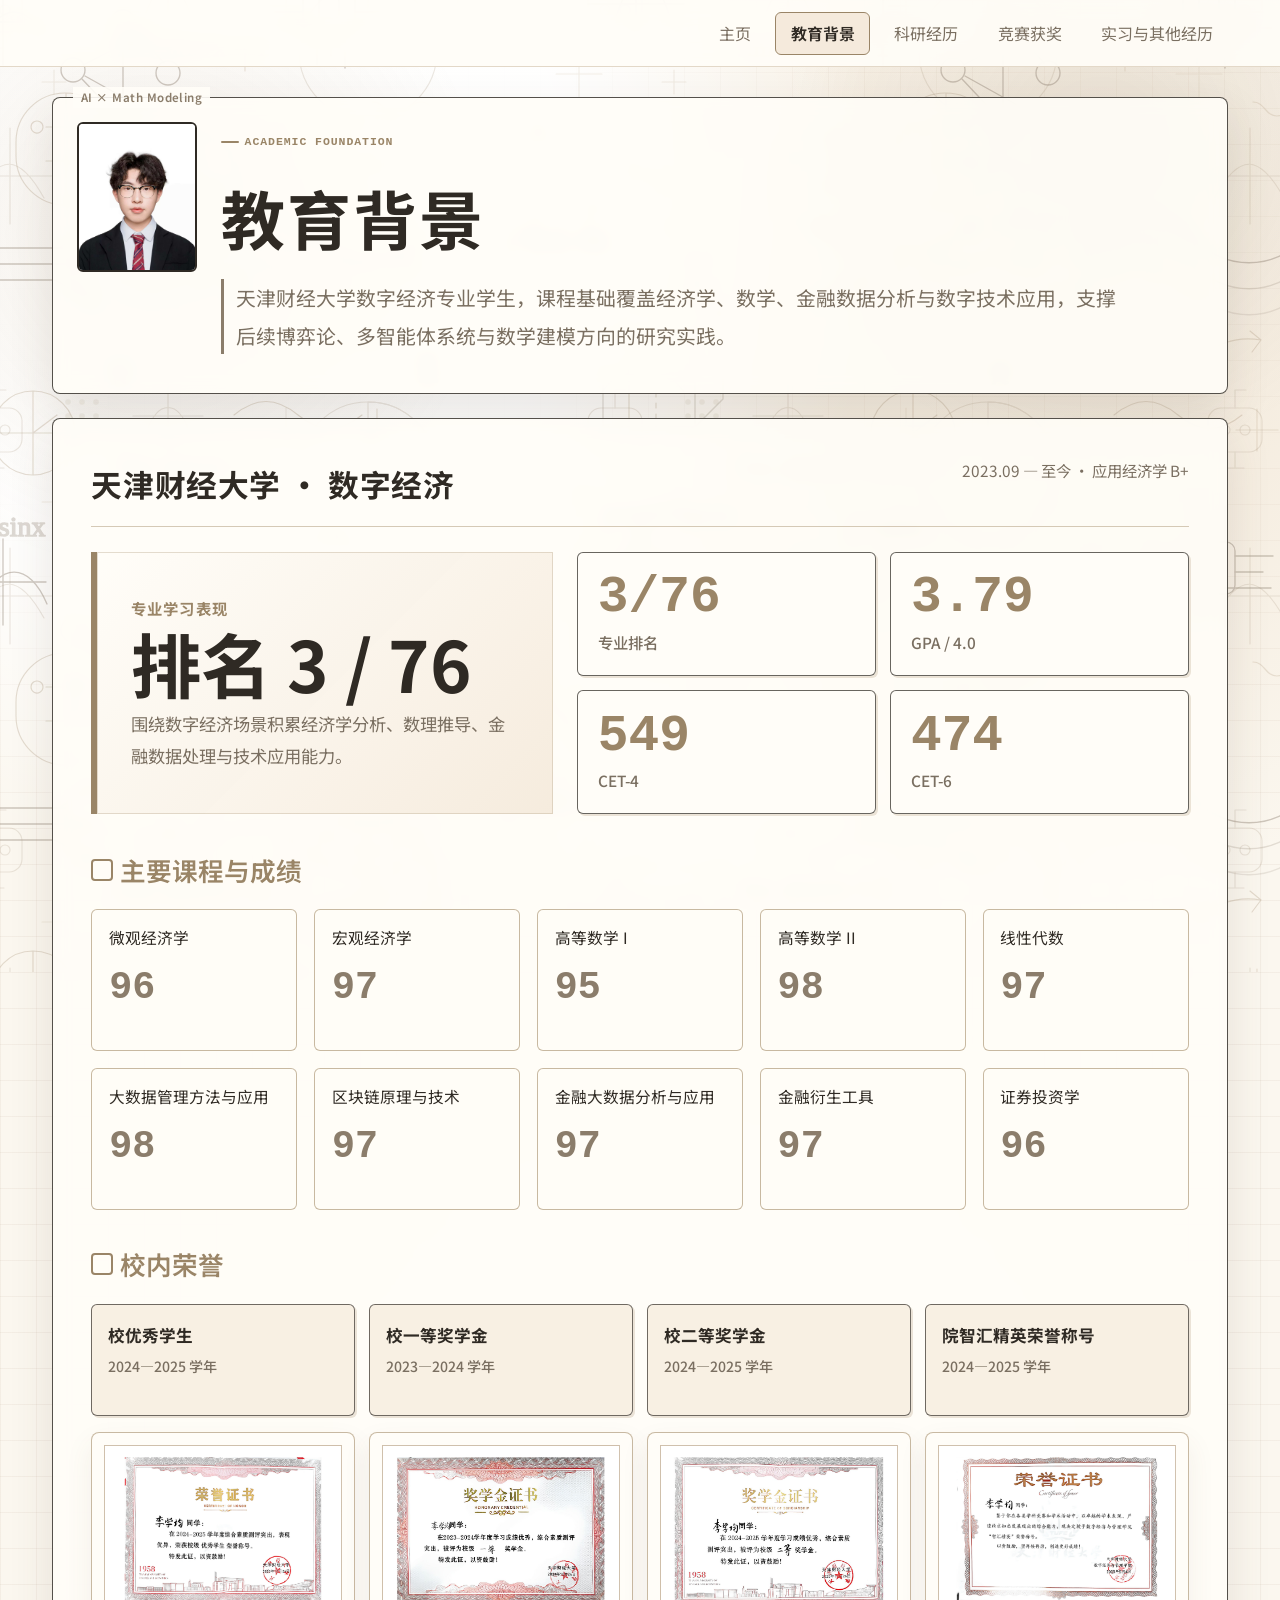
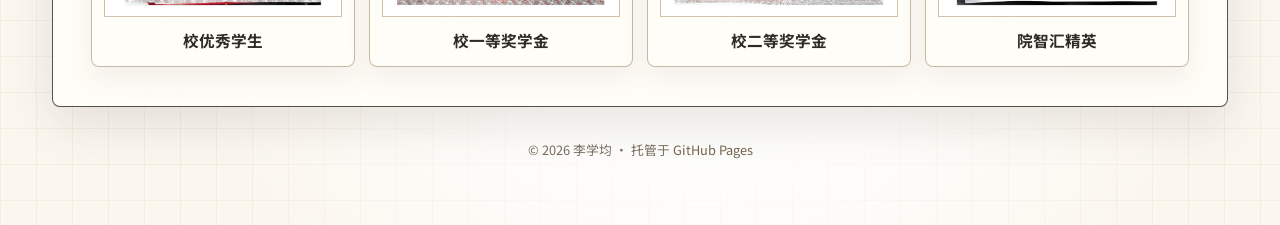
<file: education.html>
<!doctype html>
<html lang="zh-CN">
<head>
  <meta charset="UTF-8" />
  <meta name="viewport" content="width=device-width, initial-scale=1.0" />
  <meta name="description" content="李学均 - 教育背景与学习表现" />
  <title>教育背景 · 李学均</title>
  <link rel="preconnect" href="https://fonts.googleapis.com" />
  <link rel="preconnect" href="https://fonts.gstatic.com" crossorigin />
  <link href="https://fonts.googleapis.com/css2?family=Noto+Sans+SC:wght@400;500;700&display=swap" rel="stylesheet" />
  <link rel="stylesheet" href="css/style.css" />
</head>
<body>
  <div class="bg-gradient" aria-hidden="true"></div>

  <nav class="site-nav" id="site-nav" aria-label="页面导览"></nav>

  <div class="container container--wide">
    <header class="profile page-hero education-hero">
      <img class="avatar-img" src="images/avatar.jpg" alt="李学均证件照" width="120" height="150" />
      <div class="profile-main">
        <p class="eyebrow">Academic Foundation</p>
        <h1>教育背景</h1>
        <p class="tagline">天津财经大学数字经济专业学生，课程基础覆盖经济学、数学、金融数据分析与数字技术应用，支撑后续博弈论、多智能体系统与数学建模方向的研究实践。</p>
      </div>
    </header>

    <main>
      <section id="education" class="education-section education-showcase">
        <div class="section-head section-head--split">
          <h2>天津财经大学 · 数字经济</h2>
          <span class="section-note">2023.09 — 至今 · 应用经济学 B+</span>
        </div>

        <div class="edu-hero-panel">
          <div class="edu-main-title">
            <span>专业学习表现</span>
            <strong>排名 3 / 76</strong>
            <p>围绕数字经济场景积累经济学分析、数理推导、金融数据处理与技术应用能力。</p>
          </div>
          <div class="edu-stats edu-stats--large edu-stats--hero">
            <span><b>3/76</b>专业排名</span>
            <span><b>3.79</b>GPA / 4.0</span>
            <span><b>549</b>CET-4</span>
            <span><b>474</b>CET-6</span>
          </div>
        </div>

        <h3>主要课程与成绩</h3>
        <ul class="course-grid course-grid--expanded course-grid--grand">
          <li>微观经济学<span class="score">96</span></li>
          <li>宏观经济学<span class="score">97</span></li>
          <li>高等数学 I<span class="score">95</span></li>
          <li>高等数学 II<span class="score">98</span></li>
          <li>线性代数<span class="score">97</span></li>
          <li>大数据管理方法与应用<span class="score">98</span></li>
          <li>区块链原理与技术<span class="score">97</span></li>
          <li>金融大数据分析与应用<span class="score">97</span></li>
          <li>金融衍生工具<span class="score">97</span></li>
          <li>证券投资学<span class="score">96</span></li>
        </ul>

        <h3>校内荣誉</h3>
        <ul class="honors-list honors-list--cards honors-list--grand">
          <li>校优秀学生<br><span>2024—2025 学年</span></li>
          <li>校一等奖学金<br><span>2023—2024 学年</span></li>
          <li>校二等奖学金<br><span>2024—2025 学年</span></li>
          <li>院智汇精英荣誉称号<br><span>2024—2025 学年</span></li>
        </ul>
        <div class="honor-gallery" aria-label="校内荣誉图片占位">
          <figure class="honor-photo-card">
            <div class="honor-photo-card__image"><img src="images/honors/honor-01.jpg" alt="校优秀学生荣誉图片" loading="lazy" onerror="this.parentElement.classList.add('is-missing'); this.remove();"></div>
            <figcaption>校优秀学生</figcaption>
          </figure>
          <figure class="honor-photo-card">
            <div class="honor-photo-card__image"><img src="images/honors/honor-02.jpg" alt="校一等奖学金荣誉图片" loading="lazy" onerror="this.parentElement.classList.add('is-missing'); this.remove();"></div>
            <figcaption>校一等奖学金</figcaption>
          </figure>
          <figure class="honor-photo-card">
            <div class="honor-photo-card__image"><img src="images/honors/honor-03.jpg" alt="校二等奖学金荣誉图片" loading="lazy" onerror="this.parentElement.classList.add('is-missing'); this.remove();"></div>
            <figcaption>校二等奖学金</figcaption>
          </figure>
          <figure class="honor-photo-card">
            <div class="honor-photo-card__image"><img src="images/honors/honor-04.jpg" alt="院智汇精英荣誉图片" loading="lazy" onerror="this.parentElement.classList.add('is-missing'); this.remove();"></div>
            <figcaption>院智汇精英</figcaption>
          </figure>
        </div>
      </section>
    </main>

    <footer>
      <p>© <span id="year"></span> 李学均 · 托管于 <a href="https://pages.github.com/" target="_blank" rel="noopener noreferrer">GitHub Pages</a></p>
    </footer>
  </div>

  <script src="js/site-nav.js"></script>
  <script>
    document.getElementById("year").textContent = new Date().getFullYear();
  </script>
</body>
</html>
</file>
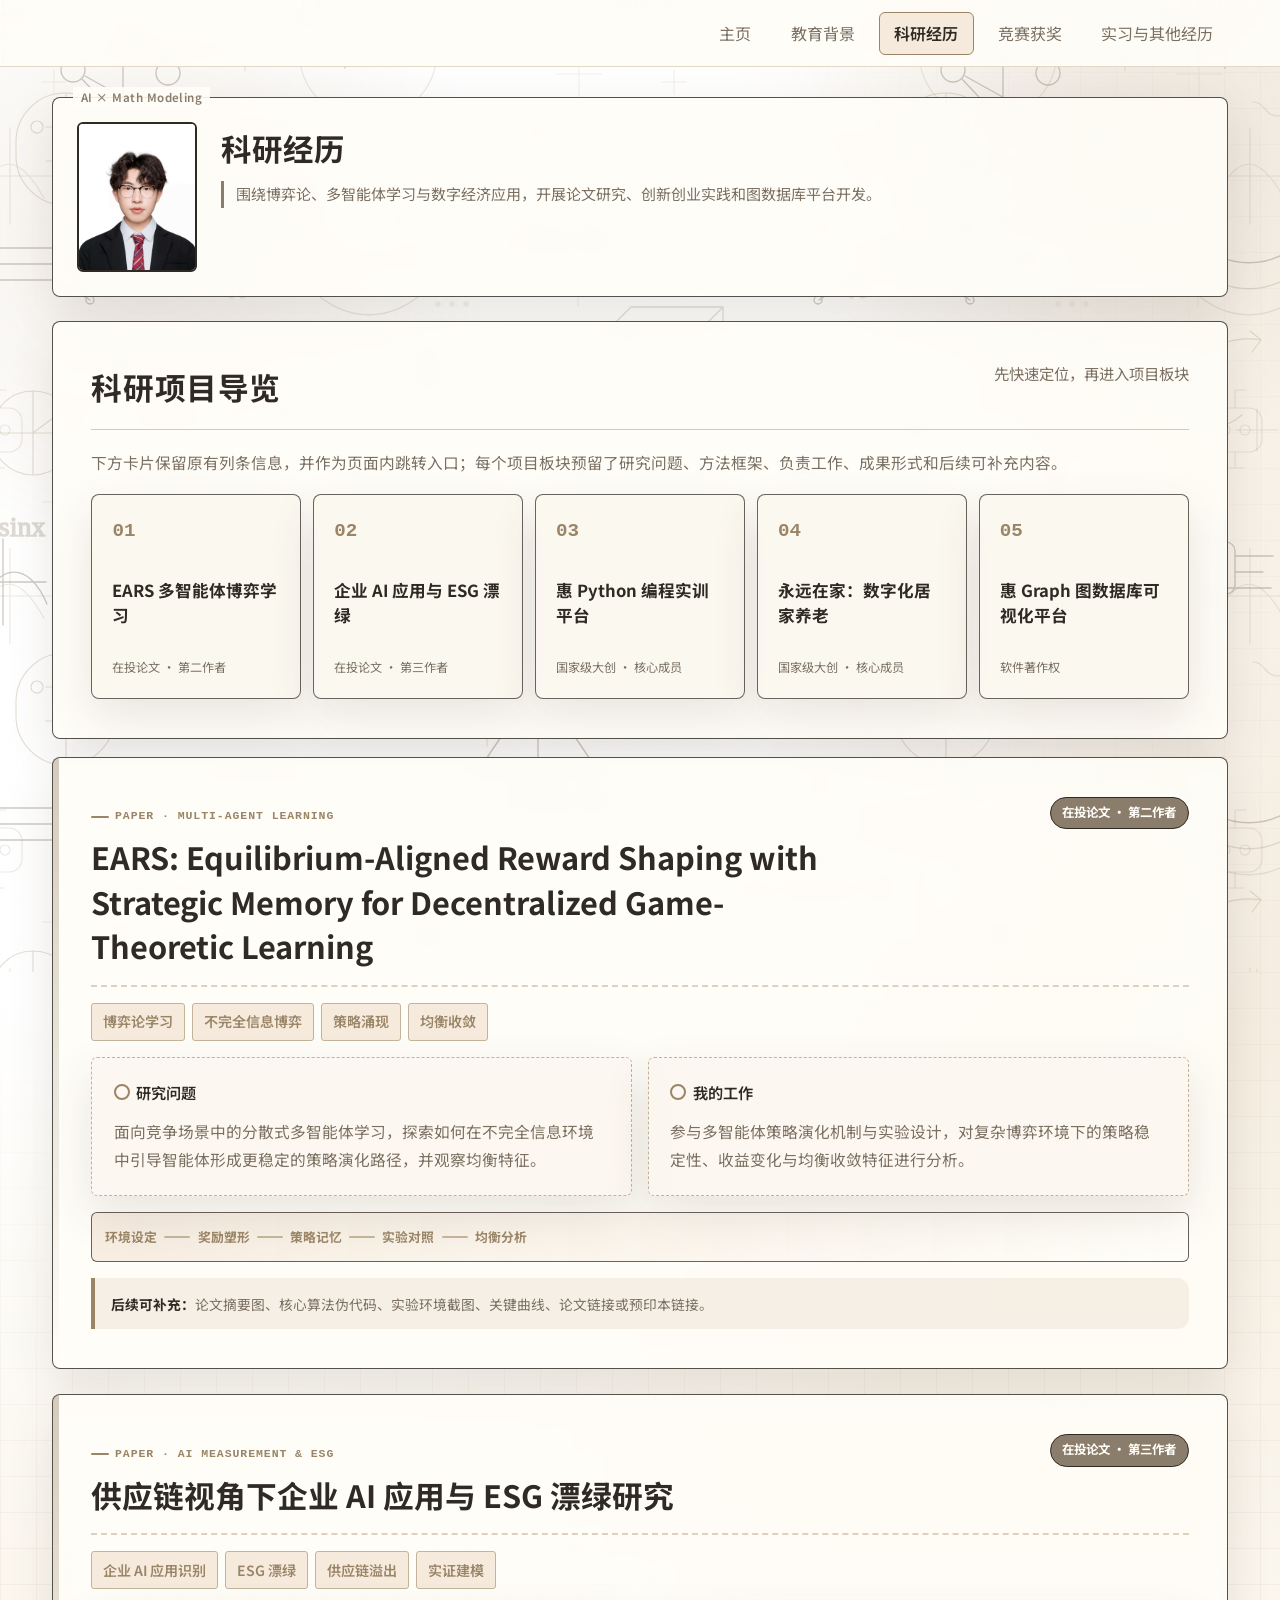
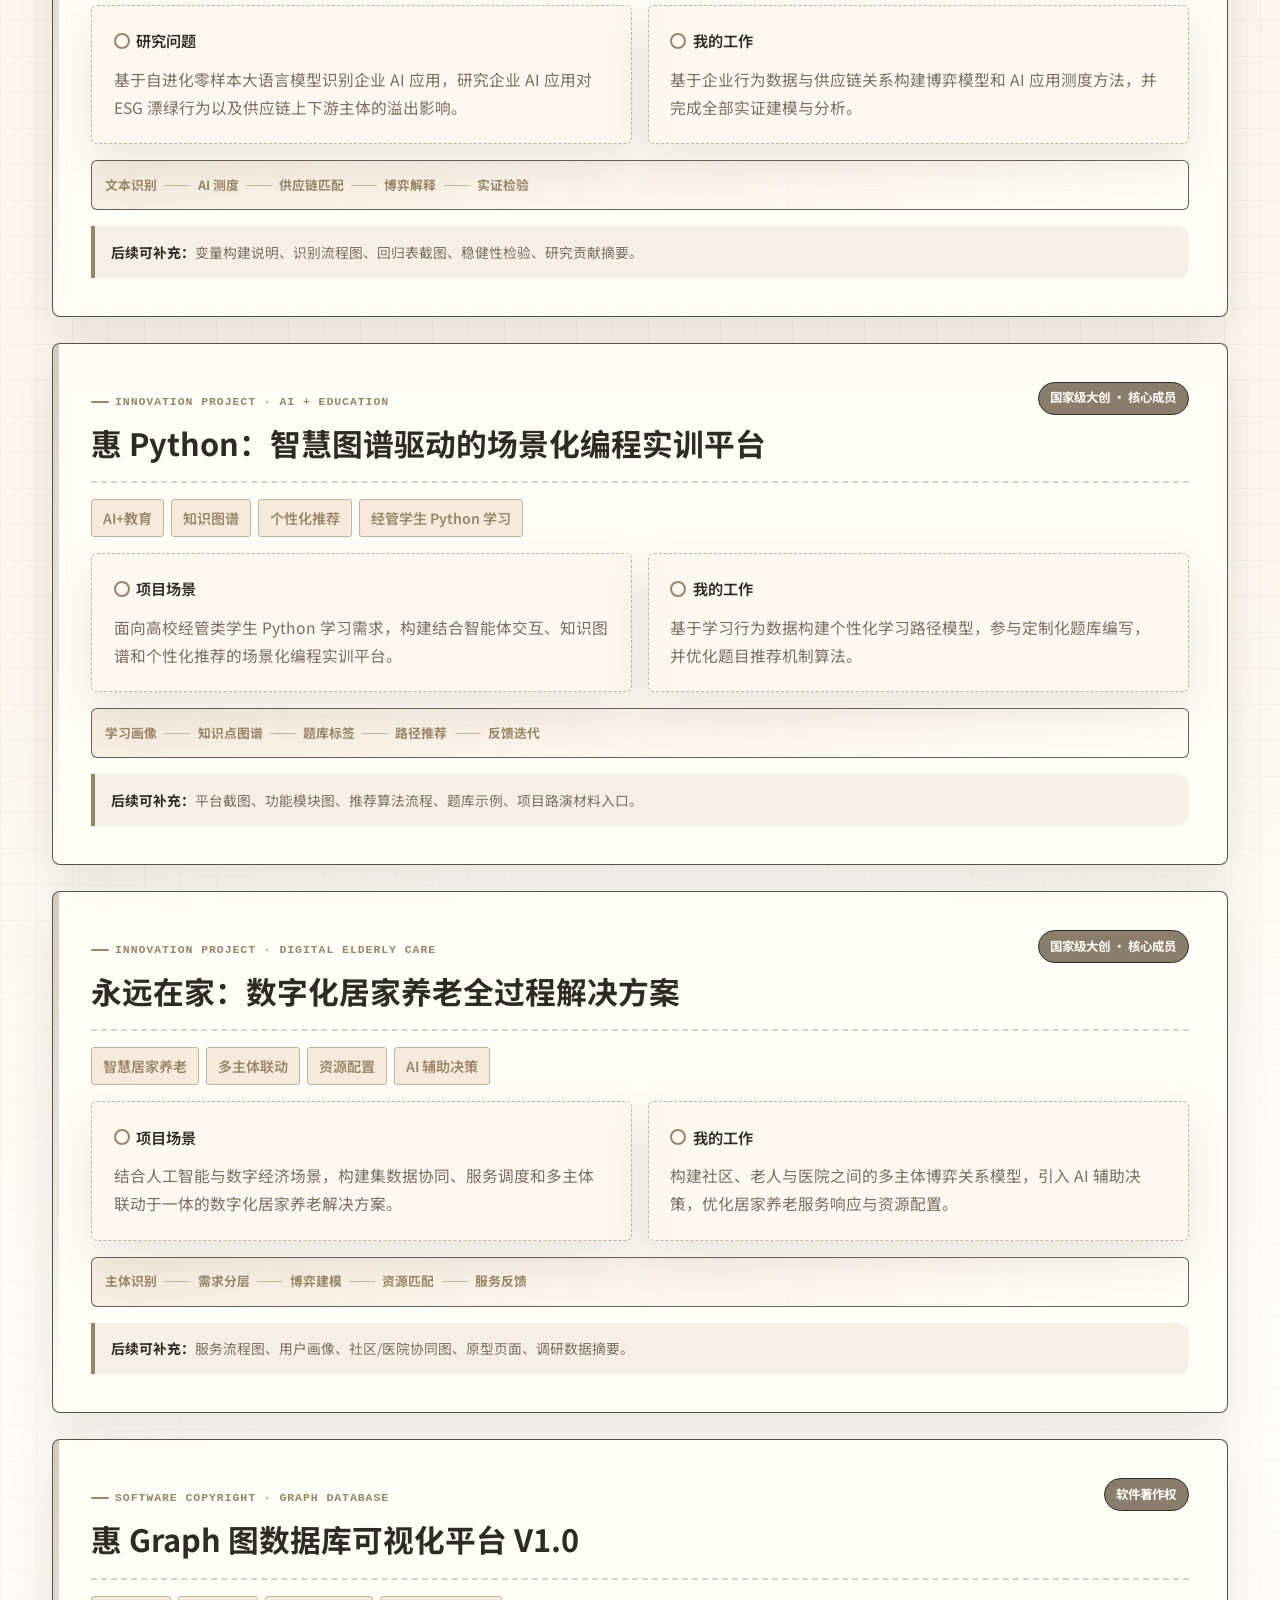
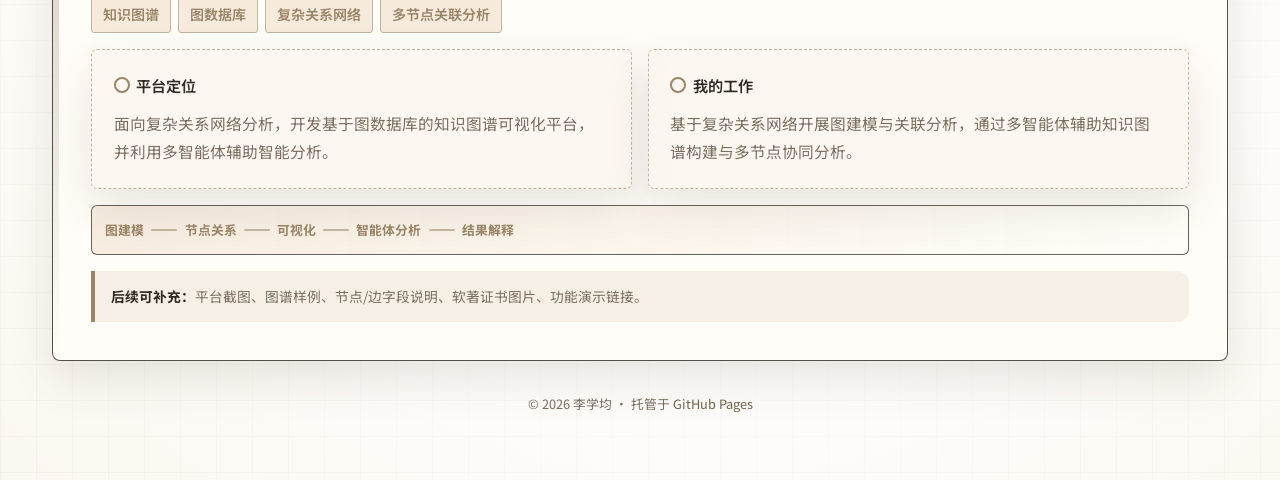
<file: research.html>
<!doctype html>
<html lang="zh-CN">
<head>
  <meta charset="UTF-8" />
  <meta name="viewport" content="width=device-width, initial-scale=1.0" />
  <meta name="description" content="李学均 - 科研经历" />
  <title>科研经历 · 李学均</title>
  <link rel="preconnect" href="https://fonts.googleapis.com" />
  <link rel="preconnect" href="https://fonts.gstatic.com" crossorigin />
  <link href="https://fonts.googleapis.com/css2?family=Noto+Sans+SC:wght@400;500;700&display=swap" rel="stylesheet" />
  <link rel="stylesheet" href="css/style.css" />
</head>
<body>
  <div class="bg-gradient" aria-hidden="true"></div>

  <nav class="site-nav" id="site-nav" aria-label="页面导览"></nav>

  <div class="container container--wide">
    <header class="profile page-hero">
      <img class="avatar-img" src="images/avatar.jpg" alt="李学均证件照" width="120" height="150" />
      <div class="profile-main">
        <h1>科研经历</h1>
        <p class="tagline">围绕博弈论、多智能体学习与数字经济应用，开展论文研究、创新创业实践和图数据库平台开发。</p>
      </div>
    </header>

    <main>
      <section id="research" class="research-overview-section">
        <div class="section-head section-head--split">
          <h2>科研项目导览</h2>
          <span class="section-note">先快速定位，再进入项目板块</span>
        </div>
        <p class="section-intro">下方卡片保留原有列条信息，并作为页面内跳转入口；每个项目板块预留了研究问题、方法框架、负责工作、成果形式和后续可补充内容。</p>
        <div class="research-nav-grid" aria-label="科研项目导览">
          <a href="#ears" class="research-nav-card">
            <span>01</span>
            <strong>EARS 多智能体博弈学习</strong>
            <em>在投论文 · 第二作者</em>
          </a>
          <a href="#ai-esg" class="research-nav-card">
            <span>02</span>
            <strong>企业 AI 应用与 ESG 漂绿</strong>
            <em>在投论文 · 第三作者</em>
          </a>
          <a href="#hui-python" class="research-nav-card">
            <span>03</span>
            <strong>惠 Python 编程实训平台</strong>
            <em>国家级大创 · 核心成员</em>
          </a>
          <a href="#home-care" class="research-nav-card">
            <span>04</span>
            <strong>永远在家：数字化居家养老</strong>
            <em>国家级大创 · 核心成员</em>
          </a>
          <a href="#hui-graph" class="research-nav-card">
            <span>05</span>
            <strong>惠 Graph 图数据库可视化平台</strong>
            <em>软件著作权</em>
          </a>
        </div>
      </section>

      <section id="ears" class="project-panel">
        <div class="project-panel__head">
          <div>
            <p class="eyebrow">Paper · Multi-Agent Learning</p>
            <h2>EARS: Equilibrium-Aligned Reward Shaping with Strategic Memory for Decentralized Game-Theoretic Learning</h2>
          </div>
          <div class="project-badge">在投论文 · 第二作者</div>
        </div>
        <div class="project-meta">
          <span>博弈论学习</span><span>不完全信息博弈</span><span>策略涌现</span><span>均衡收敛</span>
        </div>
        <div class="project-layout">
          <article>
            <h3>研究问题</h3>
            <p>面向竞争场景中的分散式多智能体学习，探索如何在不完全信息环境中引导智能体形成更稳定的策略演化路径，并观察均衡特征。</p>
          </article>
          <article>
            <h3>我的工作</h3>
            <p>参与多智能体策略演化机制与实验设计，对复杂博弈环境下的策略稳定性、收益变化与均衡收敛特征进行分析。</p>
          </article>
        </div>
        <div class="method-strip">
          <span>环境设定</span><i></i><span>奖励塑形</span><i></i><span>策略记忆</span><i></i><span>实验对照</span><i></i><span>均衡分析</span>
        </div>
        <div class="project-placeholder">
          <strong>后续可补充：</strong>论文摘要图、核心算法伪代码、实验环境截图、关键曲线、论文链接或预印本链接。
        </div>
      </section>

      <section id="ai-esg" class="project-panel">
        <div class="project-panel__head">
          <div>
            <p class="eyebrow">Paper · AI Measurement & ESG</p>
            <h2>供应链视角下企业 AI 应用与 ESG 漂绿研究</h2>
          </div>
          <div class="project-badge">在投论文 · 第三作者</div>
        </div>
        <div class="project-meta">
          <span>企业 AI 应用识别</span><span>ESG 漂绿</span><span>供应链溢出</span><span>实证建模</span>
        </div>
        <div class="project-layout">
          <article>
            <h3>研究问题</h3>
            <p>基于自进化零样本大语言模型识别企业 AI 应用，研究企业 AI 应用对 ESG 漂绿行为以及供应链上下游主体的溢出影响。</p>
          </article>
          <article>
            <h3>我的工作</h3>
            <p>基于企业行为数据与供应链关系构建博弈模型和 AI 应用测度方法，并完成全部实证建模与分析。</p>
          </article>
        </div>
        <div class="method-strip">
          <span>文本识别</span><i></i><span>AI 测度</span><i></i><span>供应链匹配</span><i></i><span>博弈解释</span><i></i><span>实证检验</span>
        </div>
        <div class="project-placeholder">
          <strong>后续可补充：</strong>变量构建说明、识别流程图、回归表截图、稳健性检验、研究贡献摘要。
        </div>
      </section>

      <section id="hui-python" class="project-panel">
        <div class="project-panel__head">
          <div>
            <p class="eyebrow">Innovation Project · AI + Education</p>
            <h2>惠 Python：智慧图谱驱动的场景化编程实训平台</h2>
          </div>
          <div class="project-badge">国家级大创 · 核心成员</div>
        </div>
        <div class="project-meta">
          <span>AI+教育</span><span>知识图谱</span><span>个性化推荐</span><span>经管学生 Python 学习</span>
        </div>
        <div class="project-layout">
          <article>
            <h3>项目场景</h3>
            <p>面向高校经管类学生 Python 学习需求，构建结合智能体交互、知识图谱和个性化推荐的场景化编程实训平台。</p>
          </article>
          <article>
            <h3>我的工作</h3>
            <p>基于学习行为数据构建个性化学习路径模型，参与定制化题库编写，并优化题目推荐机制算法。</p>
          </article>
        </div>
        <div class="method-strip">
          <span>学习画像</span><i></i><span>知识点图谱</span><i></i><span>题库标签</span><i></i><span>路径推荐</span><i></i><span>反馈迭代</span>
        </div>
        <div class="project-placeholder">
          <strong>后续可补充：</strong>平台截图、功能模块图、推荐算法流程、题库示例、项目路演材料入口。
        </div>
      </section>

      <section id="home-care" class="project-panel">
        <div class="project-panel__head">
          <div>
            <p class="eyebrow">Innovation Project · Digital Elderly Care</p>
            <h2>永远在家：数字化居家养老全过程解决方案</h2>
          </div>
          <div class="project-badge">国家级大创 · 核心成员</div>
        </div>
        <div class="project-meta">
          <span>智慧居家养老</span><span>多主体联动</span><span>资源配置</span><span>AI 辅助决策</span>
        </div>
        <div class="project-layout">
          <article>
            <h3>项目场景</h3>
            <p>结合人工智能与数字经济场景，构建集数据协同、服务调度和多主体联动于一体的数字化居家养老解决方案。</p>
          </article>
          <article>
            <h3>我的工作</h3>
            <p>构建社区、老人与医院之间的多主体博弈关系模型，引入 AI 辅助决策，优化居家养老服务响应与资源配置。</p>
          </article>
        </div>
        <div class="method-strip">
          <span>主体识别</span><i></i><span>需求分层</span><i></i><span>博弈建模</span><i></i><span>资源匹配</span><i></i><span>服务反馈</span>
        </div>
        <div class="project-placeholder">
          <strong>后续可补充：</strong>服务流程图、用户画像、社区/医院协同图、原型页面、调研数据摘要。
        </div>
      </section>

      <section id="hui-graph" class="project-panel">
        <div class="project-panel__head">
          <div>
            <p class="eyebrow">Software Copyright · Graph Database</p>
            <h2>惠 Graph 图数据库可视化平台 V1.0</h2>
          </div>
          <div class="project-badge">软件著作权</div>
        </div>
        <div class="project-meta">
          <span>知识图谱</span><span>图数据库</span><span>复杂关系网络</span><span>多节点关联分析</span>
        </div>
        <div class="project-layout">
          <article>
            <h3>平台定位</h3>
            <p>面向复杂关系网络分析，开发基于图数据库的知识图谱可视化平台，并利用多智能体辅助智能分析。</p>
          </article>
          <article>
            <h3>我的工作</h3>
            <p>基于复杂关系网络开展图建模与关联分析，通过多智能体辅助知识图谱构建与多节点协同分析。</p>
          </article>
        </div>
        <div class="method-strip">
          <span>图建模</span><i></i><span>节点关系</span><i></i><span>可视化</span><i></i><span>智能体分析</span><i></i><span>结果解释</span>
        </div>
        <div class="project-placeholder">
          <strong>后续可补充：</strong>平台截图、图谱样例、节点/边字段说明、软著证书图片、功能演示链接。
        </div>
      </section>
    </main>

    <footer>
      <p>© <span id="year"></span> 李学均 · 托管于 <a href="https://pages.github.com/" target="_blank" rel="noopener noreferrer">GitHub Pages</a></p>
    </footer>
  </div>

  <script src="js/site-nav.js"></script>
  <script>
    document.getElementById("year").textContent = new Date().getFullYear();
  </script>
</body>
</html>
</file>
<file: css/style.css>
:root {
  --bg: #fbf7ef;
  --bg-warm: #fffdf8;
  --bg-soft: #f4eadc;
  --bg-grid: rgba(205, 190, 170, 0.16);
  --surface: rgba(255, 253, 248, 0.9);
  --border: #ddd0bd;
  --border-sketch: #c4b39b;
  --text: #2f2a24;
  --muted: #7a6f61;
  --accent: #8b7d6b;
  --accent-soft: #f1e8dc;
  --math: #9a8567;
  --math-soft: #f5eadc;
  --sketch: #8f8171;
  --radius: 14px;
  --shadow: 0 10px 32px rgba(99, 82, 61, 0.08);
  --nav-h: 3.25rem;
  --stroke: 1.8;
}

* {
  box-sizing: border-box;
  margin: 0;
  padding: 0;
}

html {
  scroll-behavior: smooth;
  scroll-padding-top: calc(var(--nav-h) + 1rem);
}

body {
  position: relative;
  overflow-x: hidden;
  font-family: "Noto Sans SC", system-ui, sans-serif;
  background-color: var(--bg);
  background-image:
    radial-gradient(circle at 18% 12%, rgba(255, 255, 255, 0.95) 0 18%, transparent 34%),
    radial-gradient(circle at 82% 18%, rgba(239, 226, 208, 0.45) 0 13%, transparent 31%),
    radial-gradient(circle at 55% 82%, rgba(255, 255, 255, 0.82) 0 16%, transparent 33%),
    linear-gradient(var(--bg-grid) 1px, transparent 1px),
    linear-gradient(90deg, var(--bg-grid) 1px, transparent 1px);
  background-size: auto, auto, auto, 36px 36px, 36px 36px;
  color: var(--text);
  line-height: 1.75;
  min-height: 100vh;
}

/* AI × 数学简笔画动态背景层 */
body::before,
body::after {
  content: "";
  position: fixed;
  inset: -8vh -8vw;
  z-index: -2;
  pointer-events: none;
  background-repeat: repeat;
  will-change: transform;
}

body::before {
  opacity: 0.58;
  background-size: 880px 560px;
  background-image: url("data:image/svg+xml,%3Csvg xmlns='http://www.w3.org/2000/svg' width='880' height='560' viewBox='0 0 880 560' fill='none'%3E%3Cg stroke='%23918375' stroke-width='1.35' stroke-linecap='round' stroke-linejoin='round' opacity='.74'%3E%3Cpath d='M62 94h86m-43-43v86'/%3E%3Cpath d='M83 116c18-42 48-43 66 0'/%3E%3Ctext x='71' y='48' font-family='Georgia,serif' font-size='28' fill='%23918375' opacity='.72'%3Ey=sinx%3C/text%3E%3Cpath d='M690 76h96m-48-48v96'/%3E%3Cpath d='M714 103c18-69 44-69 62 0'/%3E%3Ctext x='704' y='36' font-family='Georgia,serif' font-size='27' fill='%23918375' opacity='.7'%3Ey=ax²+bx+c%3C/text%3E%3Ccircle cx='225' cy='94' r='12'/%3E%3Ccircle cx='175' cy='142' r='12'/%3E%3Ccircle cx='270' cy='145' r='12'/%3E%3Ccircle cx='225' cy='194' r='12'/%3E%3Cpath d='M225 106v76M187 136l70-36M187 148l70 39M237 102l29 33M184 151l32 34'/%3E%3Crect x='405' y='54' width='52' height='52' rx='9'/%3E%3Crect x='421' y='70' width='20' height='20' rx='3'/%3E%3Cpath d='M405 68h-38m38 16h-28m38 16h-46M457 68h38m-38 16h28m-38 16h46M419 54V22m14 32V30m14 24V18M419 106v30m14-30v22m14-22v34'/%3E%3Cpath d='M73 336h120M73 320h95M73 352h84M72 320l-32-20m33 52-32 20m120-52 31-20m-35 52 35 20'/%3E%3Ccircle cx='40' cy='300' r='4'/%3E%3Ccircle cx='192' cy='300' r='4'/%3E%3Ccircle cx='40' cy='372' r='4'/%3E%3Ccircle cx='192' cy='372' r='4'/%3E%3Cpath d='M300 310c35-33 79-33 114 0s79 33 114 0'/%3E%3Cpath d='M300 336c35-33 79-33 114 0s79 33 114 0' opacity='.55'/%3E%3Cpath d='M300 362c35-33 79-33 114 0s79 33 114 0' opacity='.42'/%3E%3Cpath d='M578 286l62-92 62 92zM640 194v92'/%3E%3Ctext x='609' y='321' font-family='Georgia,serif' font-size='31' fill='%23918375' opacity='.72'%3E∫ f(x) dx%3C/text%3E%3Ctext x='212' y='456' font-family='Georgia,serif' font-size='38' fill='%23918375' opacity='.78'%3Eπ%3C/text%3E%3Ctext x='520' y='454' font-family='Georgia,serif' font-size='38' fill='%23918375' opacity='.78'%3EΣ%3C/text%3E%3Cpath d='M705 407h92v92h-92zM705 407l28-28h92v92l-28 28M797 407l28-28M797 499l28-28' opacity='.6'/%3E%3C/g%3E%3Cg stroke='%23b7a58d' stroke-width='1.15' stroke-linecap='round' stroke-linejoin='round' opacity='.62'%3E%3Cpath d='M93 505a42 42 0 1 0 84 0a42 42 0 1 0-84 0M135 463v84M93 505h84M135 505l24-18'/%3E%3Cpath d='M336 487c22-18 42-18 64 0s42 18 64 0'/%3E%3Cpath d='M420 430c20-16 40-22 63-18M483 412l-11-9m11 9l-9 12'/%3E%3Cpath d='M672 446h118m-59-48v96M704 464c27-36 55-36 82 0'/%3E%3Cpath d='M758 464v40' stroke-dasharray='5 6'/%3E%3Cpath d='M118 214c0-27 22-49 49-49h1c27 0 49 22 49 49v14c0 27-22 49-49 49h-1c-27 0-49-22-49-49zM168 165v112M148 199h20m-20 34h20m0-34h25m-25 34h28M145 199a6 6 0 1 0 0 .1M193 199a6 6 0 1 0 0 .1M196 233a6 6 0 1 0 0 .1'/%3E%3C/g%3E%3Cg fill='%23b7a58d' opacity='.48'%3E%3Ccircle cx='56' cy='210' r='3'/%3E%3Ccircle cx='72' cy='210' r='3'/%3E%3Ccircle cx='88' cy='210' r='3'/%3E%3Ccircle cx='56' cy='226' r='3'/%3E%3Ccircle cx='72' cy='226' r='3'/%3E%3Ccircle cx='88' cy='226' r='3'/%3E%3Ccircle cx='56' cy='242' r='3'/%3E%3Ccircle cx='72' cy='242' r='3'/%3E%3Ccircle cx='88' cy='242' r='3'/%3E%3Ccircle cx='812' cy='184' r='3'/%3E%3Ccircle cx='828' cy='184' r='3'/%3E%3Ccircle cx='844' cy='184' r='3'/%3E%3Ccircle cx='812' cy='200' r='3'/%3E%3Ccircle cx='828' cy='200' r='3'/%3E%3Ccircle cx='844' cy='200' r='3'/%3E%3Ccircle cx='812' cy='216' r='3'/%3E%3Ccircle cx='828' cy='216' r='3'/%3E%3Ccircle cx='844' cy='216' r='3'/%3E%3C/g%3E%3Cg stroke='%23c8b79f' stroke-width='1.2' opacity='.62' stroke-linecap='round'%3E%3Cpath d='M540 92h42M560 72v42M330 126h34M347 109v34M568 236h42M589 216v42M458 502h42M479 481v42M770 300h36M788 282v36'/%3E%3Cpath d='M475 174c12 0 12 14 24 14s12-14 24-14 12 14 24 14'/%3E%3C/g%3E%3C/svg%3E");
  animation: aiMathFloatA 34s ease-in-out infinite alternate;
}

body::after {
  opacity: 0.32;
  z-index: -1;
  background-size: 620px 420px;
  background-image: url("data:image/svg+xml,%3Csvg xmlns='http://www.w3.org/2000/svg' width='620' height='420' viewBox='0 0 620 420' fill='none'%3E%3Cg stroke='%23a99780' stroke-width='1.15' stroke-linecap='round' stroke-linejoin='round' opacity='.68'%3E%3Crect x='70' y='60' width='54' height='44' rx='13'/%3E%3Ccircle cx='87' cy='82' r='5'/%3E%3Ccircle cx='107' cy='82' r='5'/%3E%3Cpath d='M97 104v16M88 120h18M97 60V42m0 0h11'/%3E%3Cpath d='M235 68h70m-35-35v70M248 85c12-34 32-34 44 0'/%3E%3Ctext x='220' y='128' font-family='Georgia,serif' font-size='27' fill='%23a99780'%3Elim sinx/x = 1%3C/text%3E%3Cpath d='M470 54c38 0 69 31 69 69M470 54v69h69'/%3E%3Ccircle cx='470' cy='123' r='69'/%3E%3Cpath d='M64 248h96m-48-48v96M76 270c25-45 45-45 70 0'/%3E%3Cpath d='M255 246c0-24 18-42 42-42h1c24 0 42 18 42 42v12c0 24-18 42-42 42h-1c-24 0-42-18-42-42zM298 204v96M278 232h20m0 28h24M278 232a5 5 0 1 0 0 .1M322 260a5 5 0 1 0 0 .1'/%3E%3Cpath d='M445 248c22-18 44-18 66 0s44 18 66 0'/%3E%3Cpath d='M455 296h94m-47-47v94M476 317c18-38 34-38 52 0'/%3E%3Cpath d='M430 350c28-16 59-21 90-16M520 334l-11-9m11 9l-9 12'/%3E%3Ctext x='167' y='354' font-family='Georgia,serif' font-size='36' fill='%23a99780'%3E∑%3C/text%3E%3Ctext x='330' y='370' font-family='Georgia,serif' font-size='36' fill='%23a99780'%3Eπ%3C/text%3E%3C/g%3E%3Cg stroke='%23c7b8a2' stroke-width='1.05' opacity='.72' stroke-linecap='round'%3E%3Cpath d='M38 146h46M61 123v46M144 154h24M156 142v24M370 78h36M388 60v36M560 205h30M575 190v30M42 360h36M60 342v36'/%3E%3Cpath d='M182 190h28m-14-14v28M364 210h28m-14-14v28'/%3E%3C/g%3E%3Cg fill='%23c7b8a2' opacity='.54'%3E%3Ccircle cx='170' cy='54' r='2.8'/%3E%3Ccircle cx='184' cy='54' r='2.8'/%3E%3Ccircle cx='198' cy='54' r='2.8'/%3E%3Ccircle cx='170' cy='68' r='2.8'/%3E%3Ccircle cx='184' cy='68' r='2.8'/%3E%3Ccircle cx='198' cy='68' r='2.8'/%3E%3Ccircle cx='540' cy='362' r='2.8'/%3E%3Ccircle cx='554' cy='362' r='2.8'/%3E%3Ccircle cx='568' cy='362' r='2.8'/%3E%3Ccircle cx='540' cy='376' r='2.8'/%3E%3Ccircle cx='554' cy='376' r='2.8'/%3E%3Ccircle cx='568' cy='376' r='2.8'/%3E%3C/g%3E%3C/svg%3E");
  animation: aiMathFloatB 46s ease-in-out infinite alternate;
}

@keyframes aiMathFloatA {
  0% { transform: translate3d(-1.5vw, -1.2vh, 0) rotate(-0.2deg); }
  28% { transform: translate3d(1.8vw, 1.1vh, 0) rotate(0.35deg); }
  58% { transform: translate3d(-0.8vw, 2.2vh, 0) rotate(-0.15deg); }
  100% { transform: translate3d(1.2vw, -0.8vh, 0) rotate(0.25deg); }
}

@keyframes aiMathFloatB {
  0% { transform: translate3d(1.2vw, 1vh, 0) rotate(0.25deg); }
  35% { transform: translate3d(-2vw, -0.8vh, 0) rotate(-0.25deg); }
  72% { transform: translate3d(0.6vw, -2vh, 0) rotate(0.18deg); }
  100% { transform: translate3d(-1vw, 1.3vh, 0) rotate(-0.2deg); }
}

/* 背景简笔画装饰 */
.sketch-deco {
  position: fixed;
  pointer-events: none;
  z-index: 0;
  opacity: 0.34;
  color: var(--sketch);
  filter: drop-shadow(0 10px 18px rgba(106, 91, 70, 0.08));
  animation: sketchRandomFloat var(--float-duration, 13s) ease-in-out infinite alternate;
  animation-delay: var(--float-delay, 0s);
  will-change: transform;
}

.sketch-deco svg {
  width: 100%;
  height: 100%;
}

.sketch-deco--tl { top: 4.5rem; left: 1rem; width: 120px; height: 100px; --float-duration: 12s; --float-delay: -2s; }
.sketch-deco--tr { top: 5rem; right: 1rem; width: 110px; height: 90px; opacity: 0.28; --float-duration: 15s; --float-delay: -6s; }
.sketch-deco--bl { bottom: 2rem; left: 0.5rem; width: 100px; height: 80px; opacity: 0.25; --float-duration: 17s; --float-delay: -9s; }
.sketch-deco--br { bottom: 2rem; right: 0.5rem; width: 130px; height: 100px; opacity: 0.3; --float-duration: 14s; --float-delay: -4s; }

@keyframes sketchRandomFloat {
  0% { transform: translate3d(0, 0, 0) rotate(-1deg); }
  33% { transform: translate3d(10px, -16px, 0) rotate(1.5deg); }
  66% { transform: translate3d(-8px, 12px, 0) rotate(-1.2deg); }
  100% { transform: translate3d(14px, 7px, 0) rotate(1deg); }
}

/* 顶栏导览 — 始终显示 5 项，当前页高亮 */
.site-nav {
  position: fixed;
  top: 0;
  right: 0;
  left: 0;
  z-index: 100;
  display: flex;
  justify-content: center;
  align-items: center;
  gap: 0.35rem;
  flex-wrap: nowrap;
  overflow-x: auto;
  overscroll-behavior-x: contain;
  -webkit-overflow-scrolling: touch;
  padding: 0.55rem 0.75rem;
  background: rgba(255, 253, 248, 0.92);
  backdrop-filter: blur(10px);
  border-bottom: 1.5px dashed var(--border);
  scrollbar-width: thin;
}

.site-nav__link,
.site-nav a {
  flex-shrink: 0;
  color: var(--muted);
  text-decoration: none;
  font-size: 0.8rem;
  padding: 0.38rem 0.72rem;
  border-radius: 8px;
  border: 1.5px solid transparent;
  transition: color 0.2s, background 0.2s, border-color 0.2s, transform 0.2s, box-shadow 0.2s;
  white-space: nowrap;
}

.site-nav__link:hover,
.site-nav__link:focus-visible,
.site-nav a:hover,
.site-nav a:focus-visible {
  color: var(--text);
  background: var(--accent-soft);
  border-color: var(--border);
}

.site-nav__link.is-current,
.site-nav__link[aria-current="page"],
.site-nav a[aria-current="page"] {
  color: var(--text);
  background: var(--math-soft);
  border-color: var(--math);
  font-weight: 600;
  box-shadow: 2px 2px 0 rgba(210, 196, 175, 0.55);
}

/* 主页板块入口 */
section.home-hub {
  margin-bottom: 0;
}

ul.home-cards {
  list-style: none;
  margin: 0;
  padding: 0;
  display: grid;
  grid-template-columns: repeat(auto-fill, minmax(220px, 1fr));
  gap: 0.85rem;
}

ul.home-cards > li {
  list-style: none;
  margin: 0;
  padding: 0;
}

a.home-card,
.home-cards .home-card {
  display: flex;
  flex-direction: column;
  gap: 0.35rem;
  height: 100%;
  padding: 1rem 1.05rem;
  text-decoration: none !important;
  color: var(--text) !important;
  background: rgba(251, 247, 239, 0.78);
  border: 1.8px solid rgba(47, 42, 36, 0.82);
  border-radius: 12px;
  box-shadow: 3px 3px 0 rgba(210, 196, 175, 0.55);
  transition: transform 0.15s ease, background 0.2s ease, box-shadow 0.2s ease;
}

a.home-card:hover,
a.home-card:focus-visible,
.home-cards .home-card:hover,
.home-cards .home-card:focus-visible {
  background: #fffdf8;
  transform: translateY(-3px);
  box-shadow: 5px 5px 0 rgba(210, 196, 175, 0.62);
}

a.home-card:hover .home-card__visual,
.home-cards .home-card:hover .home-card__visual {
  transform: translateY(-2px) scale(1.02);
  transition: transform 0.25s ease;
}

.home-card__icon {
  align-self: flex-start;
  font-size: 0.72rem;
  font-weight: 700;
  letter-spacing: 0.06em;
  font-family: "Courier New", monospace;
  color: var(--math);
  padding: 0.2rem 0.45rem;
  border: 1.5px dashed var(--border-sketch);
  border-radius: 6px;
}

.home-card__title {
  font-size: 1rem;
  font-weight: 700;
  color: var(--text);
}

.home-card__desc {
  font-size: 0.82rem;
  color: var(--muted);
  line-height: 1.5;
}

.container {
  position: relative;
  z-index: 1;
  max-width: 780px;
  margin: 0 auto;
  padding: calc(var(--nav-h) + 2rem) 1.25rem 4rem;
}

/* 首页 */
header.profile {
  display: grid;
  grid-template-columns: auto 1fr;
  gap: 1.25rem 1.5rem;
  align-items: start;
  padding: 1.5rem;
  margin-bottom: 1.5rem;
  background: var(--surface);
  border: 1.8px solid rgba(47, 42, 36, 0.82);
  border-radius: var(--radius);
  box-shadow: 4px 4px 0 rgba(210, 196, 175, 0.7), var(--shadow);
  position: relative;
  backdrop-filter: blur(8px);
}

header.profile::before {
  content: "AI × Math Modeling";
  position: absolute;
  top: -0.65rem;
  left: 1.25rem;
  font-size: 0.72rem;
  font-weight: 600;
  letter-spacing: 0.04em;
  color: var(--accent);
  background: var(--surface);
  padding: 0 0.5rem;
}

.avatar-wrap {
  grid-row: 1 / span 3;
  position: relative;
}

.avatar-img {
  width: 120px;
  height: 150px;
  object-fit: cover;
  object-position: center top;
  border-radius: 10px;
  border: 2px solid var(--text);
  display: block;
  background: #fff;
}

.avatar-doodle {
  position: absolute;
  bottom: -8px;
  right: -12px;
  width: 36px;
  height: 36px;
  color: var(--math);
}

.profile-main h1 {
  font-size: 1.9rem;
  font-weight: 700;
  letter-spacing: 0.03em;
  margin-bottom: 0.4rem;
  color: var(--text);
}

.tagline {
  color: var(--muted);
  font-size: 0.94rem;
  margin-bottom: 0.9rem;
  padding-left: 0.75rem;
  border-left: 3px solid var(--accent);
}

.profile-meta {
  list-style: none;
  font-size: 0.88rem;
  color: var(--muted);
}

.profile-meta li {
  margin-bottom: 0.35rem;
  display: flex;
  flex-wrap: wrap;
  gap: 0.25rem 0.5rem;
  align-items: baseline;
}

.profile-meta a {
  color: #75654f;
  text-decoration: none;
  border-bottom: 1px dashed #75654f;
}

.profile-meta a:hover {
  border-bottom-style: solid;
}

.profile-meta strong {
  color: var(--text);
  font-weight: 600;
  min-width: 4.5em;
}

.profile-tags {
  display: flex;
  flex-wrap: wrap;
  gap: 0.4rem;
  margin-top: 0.75rem;
  list-style: none;
}

.profile-tags li {
  font-size: 0.78rem;
  padding: 0.2rem 0.55rem;
  border: 1.5px dashed var(--border-sketch);
  border-radius: 6px;
  color: var(--sketch);
  background: rgba(251, 247, 239, 0.78);
}

/* 区块 */
section {
  background: var(--surface);
  border: 1.8px solid rgba(47, 42, 36, 0.82);
  border-radius: var(--radius);
  padding: 1.5rem 1.35rem;
  margin-bottom: 1.35rem;
  box-shadow: 4px 4px 0 rgba(210, 196, 175, 0.62), var(--shadow);
  position: relative;
  backdrop-filter: blur(8px);
}

.section-head {
  display: flex;
  align-items: center;
  gap: 0.65rem;
  margin-bottom: 1rem;
  padding-bottom: 0.65rem;
  border-bottom: 2px dashed var(--border);
}

.section-icon {
  flex-shrink: 0;
  width: 36px;
  height: 36px;
  color: var(--accent);
}

section > h2 {
  font-size: 1.12rem;
  font-weight: 700;
  color: var(--text);
  margin: 0;
  padding: 0;
  border: none;
}

section h3 {
  font-size: 0.95rem;
  font-weight: 600;
  color: var(--math);
  margin: 1.35rem 0 0.75rem;
  display: flex;
  align-items: center;
  gap: 0.4rem;
}

section h3::before {
  content: "";
  display: inline-block;
  width: 12px;
  height: 12px;
  border: 2px solid var(--math);
  border-radius: 50%;
  flex-shrink: 0;
}

section h3:first-of-type {
  margin-top: 0;
}

.edu-header .school {
  font-size: 1rem;
  font-weight: 600;
}

.edu-header .detail {
  font-size: 0.88rem;
  color: var(--muted);
  margin-top: 0.2rem;
}

.edu-stats {
  display: flex;
  flex-wrap: wrap;
  gap: 0.5rem;
  margin: 0.85rem 0 1rem;
}

.edu-stats span {
  font-size: 0.84rem;
  padding: 0.3rem 0.7rem;
  background: var(--math-soft);
  color: var(--math);
  border: 1.5px solid var(--math);
  border-radius: 999px;
  font-weight: 500;
}

.course-grid {
  display: grid;
  grid-template-columns: repeat(auto-fill, minmax(148px, 1fr));
  gap: 0.55rem;
  list-style: none;
  margin-bottom: 1rem;
}

.course-grid li {
  font-size: 0.82rem;
  padding: 0.55rem 0.65rem;
  background: rgba(251, 247, 239, 0.78);
  border: 1.5px dashed var(--border-sketch);
  border-radius: 10px;
  color: var(--muted);
}

.course-grid .score {
  display: block;
  color: var(--accent);
  font-weight: 700;
  font-size: 1rem;
  margin-top: 0.2rem;
  font-family: "Courier New", monospace;
}

.honors-list {
  list-style: none;
  display: flex;
  flex-wrap: wrap;
  gap: 0.5rem;
}

.honors-list li {
  font-size: 0.82rem;
  padding: 0.35rem 0.75rem;
  background: var(--accent-soft);
  border: 1.5px solid var(--accent);
  border-radius: 8px;
  color: var(--text);
}

.entry-list {
  list-style: none;
}

.entry-list > li {
  padding: 1rem 0;
  border-bottom: 1.5px dashed var(--border);
}

.entry-list > li:last-child {
  border-bottom: none;
  padding-bottom: 0;
}

.entry-title {
  font-size: 0.92rem;
  font-weight: 600;
  margin-bottom: 0.5rem;
  line-height: 1.55;
}

.entry-body {
  list-style: none;
  font-size: 0.88rem;
  color: var(--muted);
}

.entry-body li {
  position: relative;
  padding-left: 1.1rem;
  margin-bottom: 0.35rem;
}

.entry-body li::before {
  content: "→";
  position: absolute;
  left: 0;
  color: var(--accent);
  font-size: 0.85em;
}

.competition-list {
  list-style: none;
}

.competition-list li {
  font-size: 0.9rem;
  padding: 0.5rem 0;
  border-bottom: 1.5px dashed var(--border);
  display: flex;
  flex-wrap: wrap;
  gap: 0.4rem 0.75rem;
  align-items: baseline;
}

.competition-list li:last-child {
  border-bottom: none;
}

.competition-list .award {
  color: #fffdf8;
  background: var(--accent);
  font-weight: 600;
  font-size: 0.78rem;
  padding: 0.15rem 0.5rem;
  border-radius: 6px;
  border: 1.5px solid var(--text);
  white-space: nowrap;
}

.competition-list .event {
  color: var(--text);
  flex: 1;
  min-width: 12rem;
}

/* 竞赛获奖总览 + 双滚轮 */
.section-intro {
  font-size: 0.88rem;
  color: var(--muted);
  margin: -0.35rem 0 1.1rem;
}

.award-overview {
  display: grid;
  grid-template-columns: repeat(3, 1fr);
  gap: 0.65rem;
  margin-bottom: 1.25rem;
}

.award-stat {
  text-align: center;
  padding: 0.85rem 0.5rem;
  background: rgba(251, 247, 239, 0.85);
  border: 1.8px solid rgba(47, 42, 36, 0.82);
  border-radius: 12px;
  box-shadow: 3px 3px 0 rgba(210, 196, 175, 0.55);
}

.award-stat__num {
  display: block;
  font-size: 1.75rem;
  font-weight: 700;
  color: var(--math);
  font-family: "Courier New", monospace;
  line-height: 1.2;
}

.award-stat__label {
  display: block;
  margin-top: 0.25rem;
  font-size: 0.78rem;
  color: var(--muted);
}

.award-carousel__wheels {
  display: grid;
  grid-template-columns: 1fr 1fr;
  gap: 1rem;
  align-items: stretch;
}

.wheel-panel {
  min-width: 0;
}

.wheel-panel__label {
  font-size: 0.78rem;
  font-weight: 600;
  color: var(--sketch);
  letter-spacing: 0.06em;
  text-transform: uppercase;
  margin-bottom: 0.45rem;
}

.wheel-viewport {
  position: relative;
  height: 220px;
  overflow: hidden;
  border: 1.8px solid rgba(47, 42, 36, 0.82);
  border-radius: 12px;
  background: rgba(255, 253, 248, 0.72);
  box-shadow: inset 0 0 0 1px rgba(255, 255, 255, 0.65);
  perspective: 900px;
}

.wheel-viewport::before,
.wheel-viewport::after {
  content: "";
  position: absolute;
  left: 0;
  right: 0;
  height: 48px;
  z-index: 2;
  pointer-events: none;
}

.wheel-viewport::before {
  top: 0;
  background: linear-gradient(to bottom, var(--bg-warm) 10%, transparent);
}

.wheel-viewport::after {
  bottom: 0;
  background: linear-gradient(to top, var(--bg-warm) 10%, transparent);
}

.wheel-track {
  display: flex;
  flex-direction: column;
  gap: 0.65rem;
  padding: 10px 0.75rem;
  transition: transform 0.52s cubic-bezier(0.33, 1, 0.45, 1);
  will-change: transform;
}

.wheel-item {
  flex-shrink: 0;
  min-height: 200px;
  display: flex;
  flex-direction: column;
  justify-content: center;
  opacity: 0.38;
  transform: scale(0.94) rotateX(8deg);
  transform-origin: center center;
  transition: opacity 0.45s ease, transform 0.52s cubic-bezier(0.33, 1, 0.45, 1);
}

.wheel-item.is-adjacent {
  opacity: 0.62;
  transform: scale(0.97) rotateX(4deg);
}

.wheel-item.is-active {
  opacity: 1;
  transform: scale(1) rotateX(0deg);
}

.wheel-item--text {
  padding: 0.65rem 0.5rem;
}

.wheel-item__level {
  display: inline-block;
  align-self: flex-start;
  font-size: 0.76rem;
  font-weight: 700;
  color: #fffdf8;
  background: var(--accent);
  border: 1.5px solid var(--text);
  border-radius: 6px;
  padding: 0.18rem 0.5rem;
  margin-bottom: 0.55rem;
}

.wheel-item__name {
  font-size: 0.9rem;
  font-weight: 600;
  line-height: 1.55;
  color: var(--text);
}

.wheel-item--image {
  padding: 0.35rem;
}

.cert-frame {
  position: relative;
  width: 100%;
  height: 190px;
  border: 1.5px dashed var(--border-sketch);
  border-radius: 10px;
  overflow: hidden;
  background: #fff;
  display: flex;
  align-items: center;
  justify-content: center;
}

.cert-frame img {
  width: 100%;
  height: 100%;
  object-fit: contain;
  display: block;
}

.cert-frame.is-missing img {
  display: none;
}

.cert-placeholder {
  display: none;
  flex-direction: column;
  align-items: center;
  justify-content: center;
  gap: 0.35rem;
  padding: 0.75rem;
  text-align: center;
  color: var(--muted);
}

.cert-frame.is-missing .cert-placeholder {
  display: flex;
}

.cert-placeholder p {
  font-size: 0.82rem;
}

.cert-placeholder code {
  font-size: 0.68rem;
  word-break: break-all;
  color: var(--sketch);
  background: var(--accent-soft);
  padding: 0.2rem 0.35rem;
  border-radius: 4px;
}

.award-carousel__controls {
  display: flex;
  align-items: center;
  justify-content: center;
  gap: 1rem;
  margin-top: 1rem;
  flex-wrap: wrap;
}

.wheel-btn {
  font-family: inherit;
  font-size: 0.86rem;
  font-weight: 600;
  color: var(--text);
  background: var(--accent-soft);
  border: 1.8px solid rgba(47, 42, 36, 0.82);
  border-radius: 999px;
  padding: 0.5rem 1rem;
  cursor: pointer;
  box-shadow: 3px 3px 0 rgba(210, 196, 175, 0.55);
  transition: transform 0.15s ease, background 0.2s ease, opacity 0.2s ease;
}

.wheel-btn:hover:not(:disabled) {
  background: #fffdf8;
  transform: translateY(-1px);
}

.wheel-btn:disabled {
  opacity: 0.45;
  cursor: not-allowed;
  box-shadow: none;
}

.wheel-indicator {
  font-size: 0.9rem;
  color: var(--muted);
  min-width: 4rem;
  text-align: center;
}

.wheel-indicator__current {
  font-weight: 700;
  color: var(--math);
  font-family: "Courier New", monospace;
  font-size: 1.1rem;
}

.other-list .entry-desc {
  font-size: 0.88rem;
  color: var(--muted);
}

footer {
  text-align: center;
  margin-top: 2rem;
  font-size: 0.8rem;
  color: var(--muted);
}

footer a {
  color: #75654f;
  text-decoration: none;
}

footer .footer-doodle {
  display: block;
  margin: 0 auto 0.5rem;
  width: 48px;
  height: 32px;
  color: var(--sketch);
  opacity: 0.5;
}

@media (max-width: 600px) {
  .sketch-deco { display: none; }

  body::before {
    opacity: 0.34;
    background-size: 700px 445px;
  }

  body::after {
    opacity: 0.2;
    background-size: 520px 352px;
  }

  .site-nav {
    justify-content: flex-start;
    padding: 0.45rem 0.5rem;
    gap: 0.28rem;
  }

  .site-nav__link,
  .site-nav a {
    font-size: 0.72rem;
    padding: 0.32rem 0.48rem;
  }

  .home-cards {
    grid-template-columns: 1fr;
  }

  header.profile {
    grid-template-columns: 1fr;
    text-align: center;
  }

  .avatar-wrap {
    margin: 0 auto;
    grid-row: auto;
  }

  .tagline {
    border-left: none;
    padding-left: 0;
    text-align: left;
  }

  .profile-meta {
    text-align: left;
  }

  .profile-tags {
    justify-content: center;
  }

  .award-overview {
    grid-template-columns: 1fr;
  }

  .award-carousel__wheels {
    grid-template-columns: 1fr;
  }

  .wheel-viewport {
    height: 200px;
  }

  .wheel-item {
    min-height: 180px;
  }

  .cert-frame {
    height: 168px;
  }
}

@media (prefers-reduced-motion: no-preference) {
  .site-nav a:hover {
    transform: translateY(-1px);
  }
}

@media (prefers-reduced-motion: reduce) {
  html {
    scroll-behavior: auto !important;
  }

  /* 仅关闭装饰性背景动画，保留奖状循环带与证书切换过渡 */
  body::before,
  body::after,
  .sketch-deco {
    animation: none !important;
  }

  .award-marquee__track {
    animation-duration: 120s !important;
  }
}

/* ===== 2026 前端美化更新：更充实的首页、Coverflow 竞赛页、板块式科研页 ===== */
:root {
  --paper: rgba(255, 253, 248, 0.94);
  --paper-strong: #fffdf8;
  --ink-line: rgba(47, 42, 36, 0.84);
  --gold: #a78352;
  --gold-soft: #f5eadb;
  --panel-shadow: 6px 6px 0 rgba(210, 196, 175, 0.68), 0 16px 44px rgba(99, 82, 61, 0.1);
}

.bg-gradient {
  position: fixed;
  inset: 0;
  pointer-events: none;
  z-index: -3;
  background:
    radial-gradient(circle at 12% 26%, rgba(167, 131, 82, 0.12), transparent 26%),
    radial-gradient(circle at 86% 16%, rgba(143, 129, 113, 0.12), transparent 24%),
    radial-gradient(circle at 52% 88%, rgba(255, 255, 255, 0.92), transparent 24%);
}

.container {
  max-width: 1080px;
}

.container--wide {
  max-width: 1120px;
}

.page-hero {
  grid-template-columns: auto 1fr;
  align-items: center;
}

.page-hero--compact {
  margin-bottom: 1.1rem;
}

.section-head--split {
  justify-content: space-between;
  align-items: flex-start;
  flex-wrap: wrap;
}

.section-note,
.section-link {
  color: var(--muted);
  font-size: 0.82rem;
  text-decoration: none;
}

.section-link {
  border-bottom: 1px dashed currentColor;
}

.section-intro code {
  color: var(--math);
  background: var(--accent-soft);
  border-radius: 5px;
  padding: 0.08rem 0.28rem;
  font-size: 0.78rem;
}

.eyebrow {
  display: inline-flex;
  align-items: center;
  gap: 0.35rem;
  margin-bottom: 0.55rem;
  color: var(--math);
  font-size: 0.72rem;
  font-weight: 700;
  font-family: "Courier New", monospace;
  letter-spacing: 0.08em;
  text-transform: uppercase;
}

.eyebrow::before {
  content: "";
  width: 18px;
  height: 2px;
  background: currentColor;
  border-radius: 999px;
}

/* 首页：首屏信息更饱满 */
.home-hero {
  display: grid;
  grid-template-columns: minmax(0, 1.45fr) minmax(320px, 0.85fr);
  gap: 1.15rem;
  align-items: stretch;
  margin-bottom: 1.25rem;
}

.hero-card {
  position: relative;
  overflow: hidden;
  background: var(--paper);
  border: 1.8px solid var(--ink-line);
  border-radius: 18px;
  box-shadow: var(--panel-shadow);
  backdrop-filter: blur(9px);
}

.hero-card--profile {
  display: grid;
  grid-template-columns: auto 1fr;
  gap: 1.4rem;
  min-height: 320px;
  padding: 1.55rem;
  align-items: center;
}

.hero-card--profile::after {
  content: "minimax · nash · graph · agent";
  position: absolute;
  right: 1rem;
  bottom: 0.72rem;
  color: rgba(154, 133, 103, 0.16);
  font-family: "Courier New", monospace;
  font-size: 1.4rem;
  font-weight: 700;
  letter-spacing: 0.08em;
  pointer-events: none;
}

.avatar-wrap--home {
  grid-row: auto;
  display: flex;
  flex-direction: column;
  gap: 0.65rem;
  align-items: center;
}

.avatar-wrap--home .avatar-img {
  width: 148px;
  height: 185px;
  border-radius: 16px;
  box-shadow: 4px 4px 0 rgba(210, 196, 175, 0.72);
}

.avatar-badge {
  display: inline-flex;
  color: var(--math);
  background: var(--math-soft);
  border: 1.5px dashed var(--border-sketch);
  border-radius: 999px;
  padding: 0.25rem 0.62rem;
  font-size: 0.72rem;
  font-weight: 700;
  font-family: "Courier New", monospace;
  white-space: nowrap;
}

.profile-main--home h1 {
  font-size: clamp(2.2rem, 6vw, 4.3rem);
  line-height: 1.02;
  margin-bottom: 0.85rem;
}

.tagline--home {
  font-size: 1rem;
  line-height: 1.85;
  max-width: 680px;
  background: rgba(251, 247, 239, 0.7);
  border-left-width: 4px;
  border-radius: 0 12px 12px 0;
  padding: 0.8rem 0.95rem;
}

.profile-tags--hero {
  margin-top: 1rem;
}

.profile-tags--hero li {
  background: #fffdf8;
  border-style: solid;
  box-shadow: 2px 2px 0 rgba(210, 196, 175, 0.45);
}

.hero-card--snapshot {
  padding: 1.25rem;
  display: flex;
  flex-direction: column;
  justify-content: space-between;
  min-height: 320px;
}

.snapshot-header {
  padding-bottom: 0.9rem;
  margin-bottom: 0.9rem;
  border-bottom: 2px dashed var(--border);
}

.snapshot-kicker {
  display: block;
  color: var(--math);
  font-family: "Courier New", monospace;
  font-size: 0.72rem;
  font-weight: 700;
  letter-spacing: 0.08em;
  margin-bottom: 0.35rem;
}

.snapshot-header strong {
  display: block;
  font-size: 1.15rem;
  line-height: 1.45;
}

.profile-meta--dense {
  display: grid;
  gap: 0.32rem;
}

.profile-meta--dense li {
  padding: 0.28rem 0;
  border-bottom: 1px dashed rgba(221, 208, 189, 0.78);
}

.profile-meta--dense li:last-child {
  border-bottom: 0;
}

.home-dashboard,
.home-map,
.home-awards {
  margin-bottom: 1.25rem;
}

.metric-grid {
  display: grid;
  grid-template-columns: repeat(4, minmax(0, 1fr));
  gap: 0.85rem;
}

.metric-card {
  min-height: 172px;
  padding: 1rem;
  background: rgba(251, 247, 239, 0.86);
  border: 1.8px solid var(--ink-line);
  border-radius: 14px;
  box-shadow: 3px 3px 0 rgba(210, 196, 175, 0.55);
}

.metric-card__num {
  display: block;
  color: var(--math);
  font-size: clamp(1.75rem, 4vw, 2.7rem);
  font-family: "Courier New", monospace;
  font-weight: 700;
  line-height: 1;
  margin-bottom: 0.35rem;
}

.metric-card__label {
  display: block;
  color: var(--text);
  font-size: 0.92rem;
  font-weight: 700;
  margin-bottom: 0.45rem;
}

.metric-card p {
  color: var(--muted);
  font-size: 0.82rem;
  line-height: 1.62;
}

.pathway-grid {
  display: grid;
  grid-template-columns: repeat(4, minmax(0, 1fr));
  gap: 0.9rem;
}

.pathway-card {
  position: relative;
  min-height: 185px;
  padding: 1rem;
  background: linear-gradient(145deg, rgba(255, 253, 248, 0.96), rgba(245, 234, 219, 0.75));
  border: 1.8px solid var(--ink-line);
  border-radius: 14px;
  box-shadow: 3px 3px 0 rgba(210, 196, 175, 0.55);
  overflow: hidden;
}

.pathway-card::after {
  content: "";
  position: absolute;
  right: -18px;
  bottom: -18px;
  width: 92px;
  height: 92px;
  border: 2px dashed rgba(154, 133, 103, 0.35);
  border-radius: 50%;
}

.pathway-card__index {
  color: var(--math);
  font-family: "Courier New", monospace;
  font-size: 0.9rem;
  font-weight: 700;
}

.pathway-card h3 {
  margin: 0.55rem 0 0.45rem;
  color: var(--text);
  font-size: 0.98rem;
}

.pathway-card h3::before {
  display: none;
}

.pathway-card p {
  color: var(--muted);
  font-size: 0.84rem;
  line-height: 1.65;
}

.home-cards--rich {
  grid-template-columns: repeat(4, minmax(0, 1fr));
}

.home-cards--rich .home-card {
  min-height: 150px;
}

/* 首页奖状横向循环带 */
.award-marquee-root {
  position: relative;
  overflow: hidden;
  border-radius: 16px;
  border: 1.8px solid var(--ink-line);
  background: rgba(255, 253, 248, 0.72);
  box-shadow: inset 0 0 0 1px rgba(255, 255, 255, 0.6);
}

.award-marquee-root::before,
.award-marquee-root::after {
  content: "";
  position: absolute;
  top: 0;
  bottom: 0;
  width: 78px;
  z-index: 2;
  pointer-events: none;
}

.award-marquee-root::before {
  left: 0;
  background: linear-gradient(90deg, var(--bg-warm), transparent);
}

.award-marquee-root::after {
  right: 0;
  background: linear-gradient(270deg, var(--bg-warm), transparent);
}

.award-marquee {
  overflow: hidden;
  padding: 0.9rem 0;
}

.award-marquee__track {
  display: flex;
  gap: 0.8rem;
  width: max-content;
  animation: awardMarquee 48s linear infinite;
}

.award-marquee-root:hover .award-marquee__track {
  animation-play-state: paused;
}

.award-mini-card {
  display: grid;
  grid-template-columns: 82px 220px;
  gap: 0.75rem;
  align-items: center;
  width: 322px;
  min-height: 122px;
  padding: 0.75rem;
  background: rgba(251, 247, 239, 0.92);
  border: 1.5px dashed var(--border-sketch);
  border-radius: 13px;
}

.award-mini-card__body span {
  display: block;
  color: var(--math);
  font-size: 0.74rem;
  font-weight: 700;
  margin-bottom: 0.28rem;
}

.award-mini-card__body strong {
  display: block;
  color: var(--text);
  font-size: 0.84rem;
  line-height: 1.45;
}

@keyframes awardMarquee {
  from { transform: translate3d(0, 0, 0); }
  to { transform: translate3d(-50%, 0, 0); }
}

/* 竞赛页：Coverflow 式证书阵列 */
.competition-section {
  overflow: hidden;
}

.award-overview {
  grid-template-columns: repeat(3, minmax(0, 1fr));
}

.award-showcase {
  display: grid;
  grid-template-columns: minmax(0, 1.18fr) minmax(320px, 0.82fr);
  gap: 1.1rem;
  align-items: stretch;
  margin-top: 1rem;
}

.award-coverflow {
  position: relative;
  min-height: 430px;
  overflow: hidden;
  border: 1.8px solid var(--ink-line);
  border-radius: 18px;
  background:
    radial-gradient(circle at 40% 35%, rgba(255, 253, 248, 0.98), transparent 34%),
    linear-gradient(145deg, rgba(245, 234, 220, 0.68), rgba(255, 253, 248, 0.86));
  box-shadow: inset 0 0 0 1px rgba(255, 255, 255, 0.66), 4px 4px 0 rgba(210, 196, 175, 0.55);
  perspective: 1100px;
}

.award-coverflow::before {
  content: "CERTIFICATE STACK";
  position: absolute;
  top: 1rem;
  left: 1rem;
  color: rgba(154, 133, 103, 0.32);
  font-family: "Courier New", monospace;
  font-size: 0.78rem;
  font-weight: 700;
  letter-spacing: 0.1em;
}

.award-coverflow__rail {
  position: absolute;
  inset: 0;
}

.award-coverflow__rail .award-cover-card {
  --offset: 0;
  --abs-offset: 0;
  --scale: 1;
  --z: 10;
}

.award-cover-card {
  position: absolute;
  left: 50%;
  top: 52%;
  width: 205px;
  height: 294px;
  padding: 0.55rem;
  border: 1.8px solid rgba(47, 42, 36, 0.86);
  border-radius: 16px;
  background: var(--paper-strong);
  box-shadow: 8px 8px 0 rgba(210, 196, 175, 0.55), 0 20px 42px rgba(75, 61, 45, 0.18);
  cursor: pointer;
  opacity: 0;
  pointer-events: none;
  transform:
    translate(-50%, -50%)
    translateX(calc(var(--offset) * 82px))
    translateY(calc(var(--abs-offset) * 6px))
    rotateY(calc(var(--offset) * -18deg))
    rotateZ(calc(var(--offset) * -2.5deg))
    scale(var(--scale));
  transition: transform 0.5s cubic-bezier(0.2, 0.85, 0.25, 1), opacity 0.35s ease, filter 0.35s ease;
  transform-style: preserve-3d;
  font-family: inherit;
  text-align: left;
  z-index: var(--z);
}

.award-cover-card.is-visible {
  opacity: 0.68;
  pointer-events: auto;
}

.award-cover-card.is-active {
  opacity: 1;
  z-index: 30;
  filter: none;
}

.award-cover-card:not(.is-active) {
  filter: saturate(0.82) contrast(0.94);
}

.award-cover-card:hover,
.award-cover-card:focus-visible {
  outline: none;
  opacity: 1;
  filter: none;
}

.award-cover-card__level,
.award-cover-card__id {
  position: absolute;
  z-index: 2;
  background: var(--accent);
  color: #fffdf8;
  border: 1.3px solid var(--text);
  border-radius: 999px;
  font-size: 0.68rem;
  font-weight: 700;
  padding: 0.15rem 0.46rem;
}

.award-cover-card__level {
  top: 0.55rem;
  left: 0.55rem;
}

.award-cover-card__id {
  right: 0.55rem;
  bottom: 0.55rem;
  font-family: "Courier New", monospace;
}

.cert-frame--cover {
  width: 100%;
  height: 100%;
  border-style: solid;
  border-color: rgba(196, 179, 155, 0.86);
  border-radius: 12px;
}

.cert-frame--mini {
  width: 82px;
  height: 104px;
  flex-shrink: 0;
}

.award-detail {
  min-height: 430px;
  display: flex;
  flex-direction: column;
  justify-content: center;
  padding: 1.5rem;
  border: 1.8px solid var(--ink-line);
  border-radius: 18px;
  background: var(--paper);
  box-shadow: 4px 4px 0 rgba(210, 196, 175, 0.55);
}

.award-detail__level {
  align-self: flex-start;
  color: #fffdf8;
  background: var(--accent);
  border: 1.5px solid var(--text);
  border-radius: 8px;
  padding: 0.22rem 0.62rem;
  font-size: 0.8rem;
  font-weight: 700;
  margin-bottom: 0.85rem;
}

.award-detail__name {
  color: var(--text);
  font-size: clamp(1.15rem, 3vw, 1.65rem);
  line-height: 1.45;
  margin: 0 0 1rem;
}

.award-detail__name::before {
  display: none;
}

.award-detail__intro {
  color: var(--muted);
  font-size: 0.94rem;
  line-height: 1.8;
  margin-bottom: 1.05rem;
}

.award-detail__tags,
.project-meta {
  display: flex;
  flex-wrap: wrap;
  gap: 0.45rem;
}

.award-detail__tags span,
.project-meta span {
  color: var(--math);
  background: var(--math-soft);
  border: 1.3px dashed var(--border-sketch);
  border-radius: 999px;
  padding: 0.22rem 0.55rem;
  font-size: 0.76rem;
  font-weight: 600;
}

.award-detail__meta {
  display: flex;
  align-items: baseline;
  gap: 0.35rem;
  color: var(--muted);
  margin: 1.35rem 0 1rem;
  font-family: "Courier New", monospace;
}

.award-detail__current {
  color: var(--math);
  font-size: 2.1rem;
  font-weight: 700;
  line-height: 1;
}

.award-detail__controls {
  display: flex;
  flex-wrap: wrap;
  gap: 0.75rem;
}

/* 科研页：导览 + 项目详情 */
.research-overview-section {
  margin-bottom: 1.15rem;
}

.research-nav-grid {
  display: grid;
  grid-template-columns: repeat(5, minmax(0, 1fr));
  gap: 0.75rem;
}

.research-nav-card {
  display: flex;
  min-height: 160px;
  flex-direction: column;
  justify-content: space-between;
  gap: 0.75rem;
  padding: 0.95rem;
  color: var(--text);
  text-decoration: none;
  background: rgba(251, 247, 239, 0.88);
  border: 1.8px solid var(--ink-line);
  border-radius: 14px;
  box-shadow: 3px 3px 0 rgba(210, 196, 175, 0.55);
  transition: transform 0.18s ease, box-shadow 0.18s ease, background 0.18s ease;
}

.research-nav-card:hover,
.research-nav-card:focus-visible {
  transform: translateY(-2px);
  background: var(--paper-strong);
  box-shadow: 5px 5px 0 rgba(210, 196, 175, 0.65);
}

.research-nav-card span {
  color: var(--math);
  font-family: "Courier New", monospace;
  font-weight: 700;
  font-size: 1.2rem;
}

.research-nav-card strong {
  display: block;
  font-size: 0.92rem;
  line-height: 1.48;
}

.research-nav-card em {
  color: var(--muted);
  font-style: normal;
  font-size: 0.76rem;
}

.project-panel {
  scroll-margin-top: calc(var(--nav-h) + 1rem);
  overflow: hidden;
}

.project-panel::before {
  content: "";
  position: absolute;
  inset: 0 auto 0 0;
  width: 6px;
  background: linear-gradient(var(--math), transparent);
  opacity: 0.42;
}

.project-panel__head {
  display: flex;
  justify-content: space-between;
  gap: 1rem;
  align-items: flex-start;
  padding-bottom: 1rem;
  margin-bottom: 1rem;
  border-bottom: 2px dashed var(--border);
}

.project-panel__head h2 {
  font-size: clamp(1.12rem, 2.5vw, 1.6rem);
  line-height: 1.45;
  max-width: 760px;
}

.project-badge {
  flex-shrink: 0;
  color: #fffdf8;
  background: var(--accent);
  border: 1.5px solid var(--text);
  border-radius: 999px;
  padding: 0.28rem 0.72rem;
  font-size: 0.78rem;
  font-weight: 700;
}

.project-layout {
  display: grid;
  grid-template-columns: repeat(2, minmax(0, 1fr));
  gap: 0.95rem;
  margin: 1rem 0;
}

.project-layout article {
  padding: 1rem;
  background: rgba(251, 247, 239, 0.78);
  border: 1.5px dashed var(--border-sketch);
  border-radius: 13px;
}

.project-layout h3 {
  margin-top: 0;
  color: var(--text);
}

.project-layout p {
  color: var(--muted);
  font-size: 0.9rem;
  line-height: 1.78;
}

.method-strip {
  display: flex;
  align-items: center;
  gap: 0.45rem;
  flex-wrap: wrap;
  padding: 0.8rem;
  border: 1.5px solid rgba(47, 42, 36, 0.72);
  border-radius: 13px;
  background: linear-gradient(90deg, rgba(245, 234, 220, 0.82), rgba(255, 253, 248, 0.88));
}

.method-strip span {
  color: var(--math);
  font-size: 0.8rem;
  font-weight: 700;
  white-space: nowrap;
}

.method-strip i {
  width: 26px;
  height: 1.5px;
  background: var(--border-sketch);
  border-radius: 999px;
}

.project-placeholder {
  margin-top: 1rem;
  padding: 0.85rem 1rem;
  color: var(--muted);
  font-size: 0.86rem;
  background: rgba(241, 232, 220, 0.64);
  border-left: 4px solid var(--math);
  border-radius: 0 12px 12px 0;
}

.project-placeholder strong {
  color: var(--text);
}

/* 其他页面卡片化 */
.edu-stats--large span {
  box-shadow: 2px 2px 0 rgba(210, 196, 175, 0.45);
}

.course-grid--expanded {
  grid-template-columns: repeat(auto-fit, minmax(176px, 1fr));
}

.honors-list--cards li,
.other-list--cards > li {
  box-shadow: 2px 2px 0 rgba(210, 196, 175, 0.45);
}

.other-list--cards {
  display: grid;
  grid-template-columns: repeat(2, minmax(0, 1fr));
  gap: 0.85rem;
}

.other-list--cards > li {
  padding: 1rem;
  border: 1.5px dashed var(--border-sketch);
  border-radius: 13px;
  background: rgba(251, 247, 239, 0.78);
}

.other-list--cards > li:last-child {
  padding-bottom: 1rem;
}


@media (max-width: 980px) {
  .home-hero,
  .award-showcase {
    grid-template-columns: 1fr;
  }

  .metric-grid,
  .pathway-grid,
  .home-cards--rich {
    grid-template-columns: repeat(2, minmax(0, 1fr));
  }

  .research-nav-grid {
    grid-template-columns: repeat(2, minmax(0, 1fr));
  }

  .award-coverflow,
  .award-detail {
    min-height: 390px;
  }
}

@media (max-width: 700px) {
  .container,
  .container--wide {
    max-width: 100%;
  }

  .hero-card--profile,
  .page-hero {
    grid-template-columns: 1fr;
    text-align: center;
  }

  .tagline--home {
    text-align: left;
  }

  .metric-grid,
  .pathway-grid,
  .home-cards--rich,
  .research-nav-grid,
  .project-layout,
  .other-list--cards {
    grid-template-columns: 1fr;
  }

  .project-panel__head {
    flex-direction: column;
  }

  .award-coverflow {
    min-height: 340px;
  }

  .award-cover-card {
    width: 170px;
    height: 246px;
    transform:
      translate(-50%, -50%)
      translateX(calc(var(--offset) * 58px))
      translateY(calc(var(--abs-offset) * 6px))
      rotateY(calc(var(--offset) * -14deg))
      rotateZ(calc(var(--offset) * -2deg))
      scale(var(--scale));
  }

  .award-mini-card {
    grid-template-columns: 72px 184px;
    width: 276px;
  }

  .cert-frame--mini {
    width: 72px;
    height: 94px;
  }
}


/* ===== 2026-05 大气版修订：大块面、低圆角、滚轮式证书墙 ===== */
:root {
  --radius: 6px;
  --shadow: 0 18px 44px rgba(77, 61, 43, 0.10);
  --panel-shadow: 0 18px 46px rgba(77, 61, 43, 0.12);
  --ink-line: rgba(47, 42, 36, 0.72);
}

body {
  font-size: 16px;
}

.site-nav {
  border-bottom: 1px solid rgba(196, 179, 155, 0.62);
}

.site-nav__link,
.site-nav a,
.site-nav__link.is-current,
.site-nav__link[aria-current="page"],
.site-nav a[aria-current="page"] {
  border-radius: 4px;
  box-shadow: none;
}

.container,
.container--wide {
  max-width: min(1380px, calc(100vw - 56px));
  padding-top: calc(var(--nav-h) + 2.2rem);
}

section,
header.profile,
.hero-card,
.metric-card,
.pathway-card,
a.home-card,
.home-cards .home-card,
.award-marquee-root,
.award-mini-card,
.award-stat,
.award-coverflow,
.award-cover-card,
.award-detail,
.research-nav-card,
.project-layout article,
.method-strip,
.other-list--cards > li,
.avatar-img {
  border-radius: 6px !important;
}

section,
header.profile,
.hero-card,
.metric-card,
.pathway-card,
a.home-card,
.home-cards .home-card,
.award-stat,
.award-coverflow,
.award-detail,
.research-nav-card,
.project-layout article,
.other-list--cards > li {
  border-width: 1px !important;
  box-shadow: var(--panel-shadow) !important;
}

section {
  padding: clamp(1.65rem, 2.1vw, 2.6rem);
  margin-bottom: 1.6rem;
}

.section-head {
  border-bottom: 1px solid rgba(196, 179, 155, 0.7);
  margin-bottom: 1.35rem;
  padding-bottom: 0.95rem;
}

section > h2,
.section-head h2 {
  font-size: clamp(1.25rem, 1.8vw, 1.75rem);
  letter-spacing: 0.02em;
}

.section-note,
.section-link,
.section-intro {
  font-size: 0.98rem;
}

.wheel-btn {
  border-radius: 4px;
  box-shadow: none;
  padding: 0.72rem 1.15rem;
  border-width: 1px;
}

/* 首页：提高内容密度，减少背景空旷感 */
.home-hero {
  min-height: calc(72vh - var(--nav-h));
  grid-template-columns: minmax(0, 1.55fr) minmax(360px, 0.9fr);
  gap: 1.45rem;
  margin-bottom: 1.6rem;
}

.hero-card--profile,
.hero-card--snapshot {
  min-height: 100%;
}

.hero-card--profile {
  padding: clamp(2rem, 3.2vw, 3.2rem);
}

.avatar-wrap--home .avatar-img {
  width: clamp(150px, 13vw, 210px);
  height: clamp(190px, 16vw, 260px);
  border-radius: 4px !important;
  box-shadow: none;
}

.profile-main--home h1 {
  font-size: clamp(3.2rem, 8vw, 6.2rem);
  letter-spacing: 0.04em;
}

.tagline--home {
  max-width: 880px;
  font-size: clamp(1.02rem, 1.32vw, 1.22rem);
  line-height: 1.95;
  border-radius: 0 !important;
  background: rgba(255, 253, 248, 0.62);
}

.profile-tags--hero li,
.avatar-badge,
.metric-card,
.pathway-card,
.award-mini-card,
.honors-list li,
.edu-stats span,
.award-detail__tags span,
.project-meta span {
  border-radius: 3px !important;
}

.hero-card--snapshot {
  padding: clamp(1.6rem, 2.4vw, 2.35rem);
}

.snapshot-header strong {
  font-size: clamp(1.35rem, 1.9vw, 1.85rem);
}

.profile-meta--dense {
  gap: 0.48rem;
}

.profile-meta--dense li {
  font-size: 0.98rem;
  padding: 0.46rem 0;
}

.metric-grid,
.pathway-grid,
.home-cards--rich {
  gap: 1.15rem;
}

.metric-card {
  min-height: 220px;
  padding: 1.35rem;
}

.metric-card__num {
  font-size: clamp(2.35rem, 4.4vw, 4rem);
}

.metric-card__label {
  font-size: 1.04rem;
}

.metric-card p,
.pathway-card p {
  font-size: 0.95rem;
}

.pathway-card {
  min-height: 245px;
  padding: 1.35rem;
}

.pathway-card::after {
  border-radius: 0;
  transform: rotate(12deg);
}

.pathway-card h3 {
  font-size: 1.12rem;
}

.home-cards--rich .home-card {
  min-height: 190px;
  padding: 1.25rem;
}

.home-card__title {
  font-size: 1.14rem;
}

.home-card__desc {
  font-size: 0.94rem;
}

.home-awards {
  min-height: 360px;
}

.award-marquee {
  padding: 1.15rem 0;
}

.award-mini-card {
  grid-template-columns: 112px 260px;
  width: 410px;
  min-height: 158px;
  padding: 1rem;
  border-style: solid;
  box-shadow: none;
}

.cert-frame--mini {
  width: 112px;
  height: 136px;
  border-radius: 3px !important;
}

.award-mini-card__body strong {
  font-size: 0.98rem;
}

/* 竞赛页：整屏证书墙 + 鼠标滚轮切换 */
.competition-section {
  min-height: calc(100vh - var(--nav-h) - 5rem);
}

.competition-section .section-intro {
  max-width: 980px;
  margin-bottom: 1.2rem;
}

.award-overview {
  gap: 1rem;
  margin-bottom: 1.25rem;
}

.award-stat {
  padding: 1.15rem 0.8rem;
}

.award-stat__num {
  font-size: clamp(2.1rem, 4vw, 3.4rem);
}

.award-showcase {
  grid-template-columns: minmax(640px, 1.45fr) minmax(420px, 0.75fr);
  gap: 1.45rem;
  min-height: 610px;
  margin-top: 1.15rem;
}

.award-coverflow {
  min-height: 610px;
  border: 0 !important;
  background:
    linear-gradient(90deg, rgba(47, 42, 36, 0.055) 1px, transparent 1px),
    linear-gradient(rgba(47, 42, 36, 0.045) 1px, transparent 1px),
    radial-gradient(circle at 46% 42%, rgba(255, 253, 248, 0.96), transparent 38%),
    linear-gradient(135deg, rgba(244, 234, 220, 0.7), rgba(255, 253, 248, 0.9));
  background-size: 32px 32px, 32px 32px, auto, auto;
  box-shadow: inset 0 0 0 1px rgba(47, 42, 36, 0.18), 0 22px 55px rgba(77, 61, 43, 0.13) !important;
  perspective: 1500px;
}

.award-coverflow::before {
  display: none;
}

.award-coverflow__header {
  position: absolute;
  top: 1.15rem;
  left: 1.25rem;
  right: 1.25rem;
  z-index: 70;
  display: flex;
  justify-content: space-between;
  align-items: center;
  pointer-events: none;
  color: rgba(47, 42, 36, 0.42);
  font-family: "Courier New", monospace;
  letter-spacing: 0.08em;
}

.award-coverflow__header span {
  font-size: 0.78rem;
  font-weight: 700;
}

.award-coverflow__header strong {
  font-size: 0.74rem;
  color: var(--math);
  border: 1px solid rgba(154, 133, 103, 0.35);
  padding: 0.28rem 0.52rem;
  background: rgba(255, 253, 248, 0.72);
}

.award-cover-card {
  top: 53%;
  width: clamp(220px, 18vw, 286px);
  height: clamp(318px, 26vw, 410px);
  padding: 0.62rem;
  border: 1px solid rgba(47, 42, 36, 0.6) !important;
  box-shadow: 0 26px 58px rgba(65, 49, 32, 0.22) !important;
  transform:
    translate(-50%, -50%)
    translateX(calc(var(--offset) * clamp(82px, 7.2vw, 118px)))
    translateY(calc(var(--abs-offset) * 10px))
    rotateY(calc(var(--offset) * -20deg))
    rotateZ(calc(var(--offset) * -1.4deg))
    scale(var(--scale));
}

.award-cover-card.is-visible {
  opacity: 0.58;
}

.award-cover-card.is-active {
  opacity: 1;
  transform:
    translate(-50%, -50%)
    translateX(calc(var(--offset) * clamp(82px, 7.2vw, 118px)))
    translateY(-4px)
    rotateY(0deg)
    rotateZ(0deg)
    scale(1.06);
}

.award-cover-card__level,
.award-cover-card__id {
  border-radius: 2px;
  border: 0;
  background: rgba(47, 42, 36, 0.86);
  letter-spacing: 0.03em;
}

.cert-frame--cover {
  border: 1px solid rgba(196, 179, 155, 0.52);
  border-radius: 3px !important;
}

.award-wheel-hint {
  position: absolute;
  left: 50%;
  bottom: 1.25rem;
  transform: translateX(-50%);
  z-index: 75;
  display: flex;
  align-items: center;
  gap: 0.7rem;
  color: rgba(47, 42, 36, 0.72);
  background: rgba(255, 253, 248, 0.78);
  border: 1px solid rgba(47, 42, 36, 0.22);
  padding: 0.55rem 0.82rem;
  font-size: 0.86rem;
  backdrop-filter: blur(8px);
  pointer-events: none;
}

.award-wheel-hint strong {
  color: var(--math);
}

.award-coverflow.is-wheel-ready .award-wheel-hint {
  background: rgba(245, 234, 219, 0.92);
  border-color: rgba(154, 133, 103, 0.55);
}

.award-detail {
  min-height: 610px;
  padding: clamp(2rem, 3vw, 3rem);
  border: 0 !important;
  box-shadow: inset 0 0 0 1px rgba(47, 42, 36, 0.18), 0 22px 55px rgba(77, 61, 43, 0.13) !important;
  justify-content: space-between;
}

.award-detail__topline {
  display: flex;
  justify-content: space-between;
  gap: 1rem;
  align-items: flex-start;
  margin-bottom: 1rem;
}

.award-detail__tier {
  color: var(--muted);
  font-size: 0.86rem;
  white-space: nowrap;
}

.award-detail__level {
  border: 0;
  border-radius: 2px;
  padding: 0.36rem 0.78rem;
  font-size: 0.95rem;
  letter-spacing: 0.03em;
}

.award-detail__name {
  font-size: clamp(1.75rem, 3.4vw, 3rem);
  line-height: 1.25;
  margin: 1.1rem 0 1.35rem;
}

.award-detail__intro {
  font-size: clamp(1.02rem, 1.3vw, 1.18rem);
  line-height: 1.95;
  color: #625647;
  margin-bottom: 1.35rem;
}

.award-detail__tags span,
.project-meta span {
  border-style: solid;
  border-width: 1px;
  font-size: 0.88rem;
  padding: 0.34rem 0.68rem;
}

.award-detail__footer {
  margin-top: auto;
}

.award-detail__meta {
  margin: 2rem 0 0.7rem;
}

.award-detail__current {
  font-size: clamp(3.4rem, 7vw, 5.4rem);
}

.award-progress {
  height: 6px;
  background: rgba(196, 179, 155, 0.35);
  overflow: hidden;
  margin-bottom: 1.4rem;
}

.award-progress i {
  display: block;
  width: 0;
  height: 100%;
  background: var(--math);
  transition: width 0.35s ease;
}

.award-detail__controls {
  gap: 0.9rem;
}

.award-detail__controls .wheel-btn {
  min-width: 128px;
  justify-content: center;
}

/* 科研页与其他子页也改为更大块面 */
.research-nav-card {
  min-height: 205px;
  padding: 1.25rem;
}

.research-nav-card strong {
  font-size: 1.04rem;
}

.project-panel {
  padding: clamp(1.8rem, 2.8vw, 3rem);
}

.project-panel__head h2 {
  font-size: clamp(1.45rem, 2.4vw, 2.25rem);
}

.project-layout article {
  padding: 1.35rem;
}

.project-layout p {
  font-size: 0.98rem;
}

@media (max-width: 1100px) {
  .container,
  .container--wide {
    max-width: min(100%, calc(100vw - 28px));
  }
  .award-showcase {
    grid-template-columns: 1fr;
  }
  .award-coverflow,
  .award-detail {
    min-height: 520px;
  }
}

@media (max-width: 760px) {
  .home-hero {
    min-height: auto;
  }
  .award-showcase {
    min-height: auto;
  }
  .award-coverflow {
    min-height: 440px;
  }
  .award-cover-card {
    width: 176px;
    height: 254px;
    transform:
      translate(-50%, -50%)
      translateX(calc(var(--offset) * 58px))
      translateY(calc(var(--abs-offset) * 8px))
      rotateY(calc(var(--offset) * -16deg))
      rotateZ(calc(var(--offset) * -1deg))
      scale(var(--scale));
  }
  .award-cover-card.is-active {
    transform: translate(-50%, -50%) translateY(-4px) scale(1.04);
  }
  .award-wheel-hint {
    width: calc(100% - 2rem);
    justify-content: center;
    flex-wrap: wrap;
    text-align: center;
  }
  .award-detail {
    min-height: auto;
  }
}


/* ===== 2026-05 bugfix: right aligned nav, grander layout, stacked awards, education/experience expansion ===== */
:root {
  --radius: 8px;
  --nav-h: 3.85rem;
  --grand-max: 1240px;
}

.site-nav {
  justify-content: flex-end !important;
  padding: 0.72rem clamp(1rem, 4vw, 3.5rem) 0.72rem 1rem !important;
  gap: 0.55rem !important;
  border-bottom: 1px solid rgba(221, 208, 189, 0.8) !important;
}

.site-nav__link,
.site-nav a {
  font-size: clamp(0.92rem, 1.25vw, 1.08rem) !important;
  padding: 0.42rem 0.9rem !important;
  border-radius: 6px !important;
}

.container,
.container--wide {
  max-width: var(--grand-max) !important;
  padding-left: clamp(1rem, 3vw, 2rem) !important;
  padding-right: clamp(1rem, 3vw, 2rem) !important;
}

section,
.hero-card,
header.profile,
a.home-card,
.home-cards .home-card,
.metric-card,
.pathway-card,
.research-nav-card,
.project-detail-card,
.experience-nav-card,
.experience-detail-card,
.award-stat,
.award-coverflow,
.award-detail,
.award-mini-card,
.honor-photo-card {
  border-radius: 8px !important;
}

section {
  padding: clamp(1.6rem, 3vw, 2.4rem) !important;
}

.section-head {
  margin-bottom: clamp(1.05rem, 2vw, 1.55rem) !important;
}

.section-head h2,
section > h2 {
  font-size: clamp(1.35rem, 2.4vw, 2rem) !important;
  letter-spacing: 0.02em;
}

.section-note,
.section-link {
  font-size: clamp(0.9rem, 1.2vw, 1.02rem) !important;
}

/* 首页站点导览：横向等距 + 图片/图形占位 */
.home-cards--rich {
  display: grid !important;
  grid-template-columns: repeat(4, minmax(0, 1fr)) !important;
  gap: clamp(0.9rem, 1.6vw, 1.25rem) !important;
}

.home-cards--rich .home-card {
  min-height: 245px !important;
  padding: 1.15rem !important;
  justify-content: flex-start;
  gap: 0.72rem !important;
  border-width: 1px !important;
  box-shadow: 0 14px 34px rgba(99, 82, 61, 0.1) !important;
}

.home-card__visual {
  display: flex;
  align-items: center;
  justify-content: center;
  height: 108px;
  width: 100%;
  color: rgba(154, 133, 103, 0.9);
  background:
    linear-gradient(135deg, rgba(255, 253, 248, 0.95), rgba(245, 234, 219, 0.8)),
    repeating-linear-gradient(45deg, rgba(154, 133, 103, 0.08) 0 8px, transparent 8px 16px);
  border: 1px solid rgba(196, 179, 155, 0.85);
  border-radius: 6px;
  font-size: 1.45rem;
  font-family: "Courier New", monospace;
  font-weight: 700;
  letter-spacing: 0.08em;
  transition: transform 0.25s ease, box-shadow 0.25s ease;
}

html.js-enabled #home-award-marquee-root .award-marquee__track {
  animation-play-state: running;
}

html:not(.js-enabled) #home-award-marquee-root .award-marquee__track {
  animation: none;
}

html.js-enabled #award-carousel-root.is-ready .award-coverflow {
  opacity: 1;
}

.home-cards--rich .home-card__icon {
  display: none;
}

.home-cards--rich .home-card__title {
  font-size: clamp(1.12rem, 1.55vw, 1.35rem) !important;
}

.home-cards--rich .home-card__desc {
  font-size: clamp(0.92rem, 1.15vw, 1.02rem) !important;
  line-height: 1.7 !important;
}

/* 教育页：大版面、大学习指标、大课程卡片 */
.education-hero .profile-main h1 {
  font-size: clamp(2.4rem, 5vw, 4.2rem) !important;
}

.education-hero .tagline {
  font-size: clamp(1.04rem, 1.55vw, 1.25rem) !important;
  line-height: 1.9 !important;
  max-width: 900px;
}

.education-section {
  min-height: calc(100vh - var(--nav-h) - 4rem);
}

.edu-hero-panel {
  display: grid;
  grid-template-columns: minmax(0, 0.86fr) minmax(520px, 1.14fr);
  gap: clamp(1rem, 2vw, 1.5rem);
  align-items: stretch;
  margin-bottom: clamp(1.5rem, 2.6vw, 2.25rem);
}

.edu-main-title {
  min-height: 260px;
  padding: clamp(1.35rem, 2.6vw, 2.2rem);
  background: linear-gradient(135deg, rgba(255,253,248,0.98), rgba(245,234,219,0.9));
  border-left: 6px solid var(--math);
  box-shadow: inset 0 0 0 1px rgba(196,179,155,0.45);
  display: flex;
  flex-direction: column;
  justify-content: center;
}

.edu-main-title span {
  color: var(--math);
  font-size: clamp(0.92rem, 1.2vw, 1.05rem);
  font-weight: 700;
  letter-spacing: 0.08em;
  text-transform: uppercase;
}

.edu-main-title strong {
  display: block;
  margin: 0.32rem 0 0.65rem;
  color: var(--text);
  font-size: clamp(2.4rem, 5.5vw, 5.2rem);
  line-height: 1;
}

.edu-main-title p {
  color: var(--muted);
  font-size: clamp(1rem, 1.35vw, 1.16rem);
  line-height: 1.85;
}

.edu-stats--hero {
  display: grid !important;
  grid-template-columns: repeat(2, minmax(0, 1fr));
  gap: 0.9rem !important;
  margin: 0 !important;
}

.edu-stats--hero span {
  min-height: 124px;
  display: flex !important;
  flex-direction: column;
  align-items: flex-start;
  justify-content: center;
  padding: 1.1rem 1.25rem !important;
  background: rgba(255,253,248,0.92) !important;
  border: 1px solid rgba(47,42,36,0.72) !important;
  border-radius: 6px !important;
  font-size: clamp(0.95rem, 1.2vw, 1.08rem) !important;
  color: var(--muted) !important;
}

.edu-stats--hero b {
  display: block;
  color: var(--math);
  font-family: "Courier New", monospace;
  font-size: clamp(2rem, 4vw, 3.4rem);
  line-height: 1;
  margin-bottom: 0.35rem;
}

.education-section h3 {
  font-size: clamp(1.28rem, 2vw, 1.75rem) !important;
  margin: 2rem 0 1.05rem !important;
}

.education-section h3::before {
  width: 18px;
  height: 18px;
  border-radius: 4px;
}

.course-grid--grand {
  grid-template-columns: repeat(5, minmax(0, 1fr)) !important;
  gap: clamp(0.75rem, 1.4vw, 1.05rem) !important;
}

.course-grid--grand li {
  min-height: 142px;
  padding: 1rem 1.05rem !important;
  border: 1px solid rgba(196, 179, 155, 0.92) !important;
  border-radius: 6px !important;
  background: rgba(255,253,248,0.9) !important;
  color: var(--text) !important;
  font-size: clamp(0.98rem, 1.22vw, 1.12rem) !important;
  line-height: 1.55 !important;
}

.course-grid--grand .score {
  font-size: clamp(1.85rem, 3vw, 2.65rem) !important;
  margin-top: 0.55rem !important;
}

.honors-list--grand {
  display: grid !important;
  grid-template-columns: repeat(4, minmax(0, 1fr));
  gap: 0.9rem !important;
  margin-bottom: 1rem;
}

.honors-list--grand li {
  min-height: 112px;
  padding: 1rem !important;
  border: 1px solid rgba(47,42,36,0.68) !important;
  border-radius: 6px !important;
  font-size: clamp(1rem, 1.3vw, 1.18rem) !important;
  font-weight: 700;
  background: rgba(245,234,219,0.72) !important;
}

.honors-list--grand li span {
  display: block;
  margin-top: 0.25rem;
  color: var(--muted);
  font-size: 0.88rem;
  font-weight: 500;
}

.honor-gallery {
  display: grid;
  grid-template-columns: repeat(4, minmax(0, 1fr));
  gap: 0.9rem;
  align-items: stretch;
}

.honor-photo-card {
  margin: 0;
  min-height: 230px;
  padding: 0.75rem;
  background: rgba(255,253,248,0.92);
  border: 1px solid rgba(196, 179, 155, 0.92);
  box-shadow: 0 12px 28px rgba(99,82,61,0.08);
}

.honor-photo-card__image {
  position: relative;
  height: 172px;
  background:
    linear-gradient(135deg, rgba(255,253,248,0.98), rgba(245,234,219,0.8)),
    repeating-linear-gradient(-45deg, rgba(154,133,103,0.09) 0 8px, transparent 8px 16px);
  border: 1px solid rgba(196,179,155,0.78);
  display: flex;
  align-items: center;
  justify-content: center;
  overflow: hidden;
}

.honor-photo-card__image::before,
.experience-image-card::before {
  content: "IMAGE";
  color: rgba(154,133,103,0.5);
  font-family: "Courier New", monospace;
  font-weight: 700;
  letter-spacing: 0.12em;
}

.honor-photo-card__image img,
.experience-image-card img {
  position: absolute;
  inset: 0;
  width: 100%;
  height: 100%;
  object-fit: cover;
  z-index: 1;
}

.honor-photo-card figcaption {
  margin-top: 0.65rem;
  color: var(--text);
  font-size: 0.98rem;
  font-weight: 700;
  text-align: center;
}

/* 竞赛页：上介绍、下证书墙；当前奖项放大，其他奖项虚化 */
.competition-section {
  min-height: calc(100vh - var(--nav-h) - 4rem);
}

.competition-section .section-intro {
  font-size: clamp(0.98rem, 1.25vw, 1.1rem) !important;
}

.award-overview {
  gap: 1rem !important;
  margin-bottom: 1.1rem !important;
}

.award-stat {
  min-height: 132px;
  padding: 1rem !important;
  border-width: 1px !important;
  box-shadow: 0 12px 30px rgba(99,82,61,0.08) !important;
}

.award-stat__num {
  font-size: clamp(2.2rem, 4vw, 3.6rem) !important;
}

.award-stat__label {
  font-size: clamp(0.95rem, 1.2vw, 1.08rem) !important;
}

.award-showcase,
.award-showcase--stacked {
  display: grid !important;
  grid-template-columns: 1fr !important;
  gap: 1rem !important;
  margin-top: 1rem !important;
}

.award-detail--top,
.award-detail {
  min-height: 228px !important;
  height: 228px !important;
  padding: 1.15rem 1.35rem !important;
  display: flex !important;
  justify-content: flex-start !important;
  overflow: hidden;
  border: 1px solid rgba(47,42,36,0.68) !important;
  box-shadow: 0 12px 30px rgba(99,82,61,0.08) !important;
}

.award-detail__topline,
.award-detail__bottomrow,
.award-detail__mainrow {
  display: flex;
  align-items: center;
  justify-content: space-between;
  gap: 1rem;
}

.award-detail__topline .eyebrow {
  margin-bottom: 0;
}

.award-detail__tier {
  color: var(--muted);
  font-size: 0.94rem;
  font-weight: 700;
}

.award-detail__mainrow {
  justify-content: flex-start;
  margin: 0.55rem 0 0.5rem;
}

.award-detail__level {
  flex: 0 0 auto;
  margin: 0 !important;
  border-radius: 4px !important;
  font-size: 0.86rem !important;
}

.award-detail__name {
  margin: 0 !important;
  font-size: clamp(1.08rem, 2.25vw, 1.58rem) !important;
  line-height: 1.35 !important;
}

.award-detail__intro {
  max-width: 980px;
  margin: 0 0 0.65rem !important;
  font-size: clamp(0.94rem, 1.2vw, 1.05rem) !important;
  line-height: 1.68 !important;
  display: -webkit-box;
  -webkit-line-clamp: 2;
  -webkit-box-orient: vertical;
  overflow: hidden;
}

.award-detail__tags {
  max-width: 78%;
}

.award-detail__tags span {
  border-radius: 4px !important;
  border-style: solid !important;
  font-size: 0.82rem !important;
}

.award-detail__meta {
  margin: 0 !important;
  flex: 0 0 auto;
}

.award-detail__current {
  font-size: 2rem !important;
}

.award-progress {
  margin-top: 0.65rem;
  height: 3px;
  background: rgba(196,179,155,0.36);
  overflow: hidden;
}

.award-progress i {
  display: block;
  height: 100%;
  width: 0;
  background: var(--math);
  transition: width 0.35s ease;
}

.award-coverflow--wide,
.award-coverflow {
  min-height: clamp(470px, 48vh, 620px) !important;
  border: 0 !important;
  border-radius: 8px !important;
  background:
    linear-gradient(90deg, rgba(251,247,239,0.88), rgba(255,253,248,0.72), rgba(251,247,239,0.88)),
    repeating-linear-gradient(90deg, rgba(154,133,103,0.1) 0 1px, transparent 1px 56px) !important;
  box-shadow: inset 0 0 0 1px rgba(196,179,155,0.48), 0 18px 48px rgba(99,82,61,0.1) !important;
  overflow: hidden;
}

.award-coverflow__header {
  position: absolute;
  top: 1rem;
  left: 1.25rem;
  z-index: 140;
}

.award-coverflow__rail {
  position: absolute;
  inset: 0;
}

.award-cover-card {
  top: 55% !important;
  width: clamp(185px, 18vw, 245px) !important;
  height: clamp(270px, 28vw, 355px) !important;
  border: 1px solid rgba(47,42,36,0.72) !important;
  border-radius: 5px !important;
  padding: 0.45rem !important;
  box-shadow: 0 22px 46px rgba(75,61,45,0.16) !important;
  transform:
    translate(-50%, -50%)
    translateX(calc(var(--offset) * clamp(92px, 10vw, 138px)))
    translateY(calc(var(--abs-offset) * 8px))
    rotateY(calc(var(--offset) * -13deg))
    rotateZ(calc(var(--offset) * -1.8deg))
    scale(var(--scale)) !important;
}

.award-cover-card.is-visible {
  opacity: 0.24 !important;
  pointer-events: auto;
  filter: blur(1.2px) grayscale(0.32) saturate(0.72) contrast(0.9) !important;
}

.award-cover-card.is-near {
  opacity: 0.42 !important;
  filter: blur(0.6px) grayscale(0.18) saturate(0.82) contrast(0.94) !important;
}

.award-cover-card.is-active {
  opacity: 1 !important;
  z-index: 160 !important;
  filter: none !important;
  box-shadow: 0 28px 70px rgba(75,61,45,0.28), 0 0 0 1px rgba(47,42,36,0.82) !important;
}

.award-cover-card:not(.is-active):hover,
.award-cover-card:not(.is-active):focus-visible {
  opacity: 0.7 !important;
  filter: blur(0) grayscale(0.05) !important;
}

.award-cover-card__level,
.award-cover-card__id {
  border-radius: 3px !important;
  font-size: 0.68rem !important;
}

.cert-frame--cover {
  border-radius: 3px !important;
  border-width: 1px !important;
}

.award-arrow {
  position: absolute;
  top: 50%;
  z-index: 180;
  width: 58px;
  height: 92px;
  transform: translateY(-50%);
  border: 0;
  background: rgba(255,253,248,0.52);
  cursor: pointer;
  display: flex;
  align-items: center;
  justify-content: center;
  transition: background 0.2s ease, transform 0.2s ease;
}

.award-arrow:hover,
.award-arrow:focus-visible {
  background: rgba(255,253,248,0.86);
  outline: none;
}

.award-arrow span {
  display: block;
  width: 24px;
  height: 24px;
  border-top: 2px solid var(--text);
  border-left: 2px solid var(--text);
}

.award-arrow--prev {
  left: 0.65rem;
}

.award-arrow--next {
  right: 0.65rem;
}

.award-arrow--prev span {
  transform: rotate(-45deg);
}

.award-arrow--next span {
  transform: rotate(135deg);
}

.award-wheel-hint {
  z-index: 150 !important;
  right: 1.25rem !important;
  bottom: 1rem !important;
  border-radius: 4px !important;
  border: 1px solid rgba(196,179,155,0.75) !important;
  background: rgba(255,253,248,0.78) !important;
}

/* 实习与其他经历：导览 + 70/30 详情 */
.experience-overview-section {
  margin-bottom: 1.1rem;
}

.experience-nav-grid {
  display: grid;
  grid-template-columns: repeat(4, minmax(0, 1fr));
  gap: 1rem;
}

.experience-nav-card {
  min-height: 178px;
  padding: 1rem;
  color: var(--text);
  text-decoration: none;
  background: rgba(255,253,248,0.9);
  border: 1px solid rgba(47,42,36,0.72);
  box-shadow: 0 14px 30px rgba(99,82,61,0.08);
  display: flex;
  flex-direction: column;
  justify-content: space-between;
}

.experience-nav-card span {
  color: var(--math);
  font-family: "Courier New", monospace;
  font-size: 1.45rem;
  font-weight: 700;
}

.experience-nav-card strong {
  font-size: clamp(1.08rem, 1.4vw, 1.26rem);
}

.experience-nav-card em {
  color: var(--muted);
  font-size: 0.9rem;
  font-style: normal;
}

.experience-detail-card {
  display: grid;
  grid-template-columns: minmax(0, 7fr) minmax(260px, 3fr);
  gap: clamp(1rem, 2vw, 1.5rem);
  align-items: stretch;
  min-height: 430px;
  padding: clamp(1.35rem, 2.4vw, 2rem) !important;
  margin-bottom: 1.15rem;
  background: rgba(255,253,248,0.92);
  border: 1px solid rgba(47,42,36,0.72);
  box-shadow: 0 16px 42px rgba(99,82,61,0.09);
}

.experience-copy {
  display: flex;
  flex-direction: column;
  justify-content: center;
}

.experience-copy h2 {
  font-size: clamp(1.45rem, 2.5vw, 2.25rem) !important;
  line-height: 1.32;
  margin: 0.35rem 0 0.8rem;
}

.experience-lead {
  color: var(--muted);
  font-size: clamp(1rem, 1.3vw, 1.16rem);
  line-height: 1.85;
  max-width: 820px;
  margin-bottom: 1rem;
}

.experience-points {
  list-style: none;
  display: grid;
  gap: 0.55rem;
}

.experience-points li {
  position: relative;
  padding-left: 1.2rem;
  color: var(--text);
  font-size: clamp(0.96rem, 1.15vw, 1.06rem);
  line-height: 1.7;
}

.experience-points li::before {
  content: "";
  position: absolute;
  left: 0;
  top: 0.78em;
  width: 7px;
  height: 7px;
  background: var(--math);
}

.experience-image-card {
  position: relative;
  margin: 0;
  min-height: 100%;
  background:
    linear-gradient(135deg, rgba(255,253,248,0.98), rgba(245,234,219,0.82)),
    repeating-linear-gradient(45deg, rgba(154,133,103,0.08) 0 9px, transparent 9px 18px);
  border: 1px solid rgba(196,179,155,0.82);
  overflow: hidden;
  display: flex;
  align-items: center;
  justify-content: center;
}

.experience-image-card figcaption {
  position: absolute;
  left: 0.75rem;
  right: 0.75rem;
  bottom: 0.75rem;
  z-index: 2;
  color: var(--text);
  background: rgba(255,253,248,0.78);
  padding: 0.5rem 0.65rem;
  font-size: 0.92rem;
  font-weight: 700;
}

.project-kicker {
  color: var(--math);
  font-family: "Courier New", monospace;
  font-size: 0.82rem;
  font-weight: 700;
  letter-spacing: 0.08em;
  text-transform: uppercase;
}

@media (max-width: 980px) {
  .site-nav {
    justify-content: flex-start !important;
  }
  .home-cards--rich,
  .honors-list--grand,
  .honor-gallery,
  .experience-nav-grid {
    grid-template-columns: repeat(2, minmax(0, 1fr)) !important;
  }
  .edu-hero-panel,
  .experience-detail-card {
    grid-template-columns: 1fr !important;
  }
  .course-grid--grand {
    grid-template-columns: repeat(2, minmax(0, 1fr)) !important;
  }
  .award-detail--top,
  .award-detail {
    height: auto !important;
    min-height: 260px !important;
  }
  .award-detail__bottomrow,
  .award-detail__mainrow {
    align-items: flex-start;
    flex-direction: column;
  }
  .award-detail__tags {
    max-width: 100%;
  }
}

@media (max-width: 640px) {
  .home-cards--rich,
  .honors-list--grand,
  .honor-gallery,
  .experience-nav-grid,
  .edu-stats--hero {
    grid-template-columns: 1fr !important;
  }
  .award-cover-card {
    width: 165px !important;
    height: 240px !important;
  }
  .award-arrow {
    width: 46px;
    height: 76px;
  }
}
</file>
